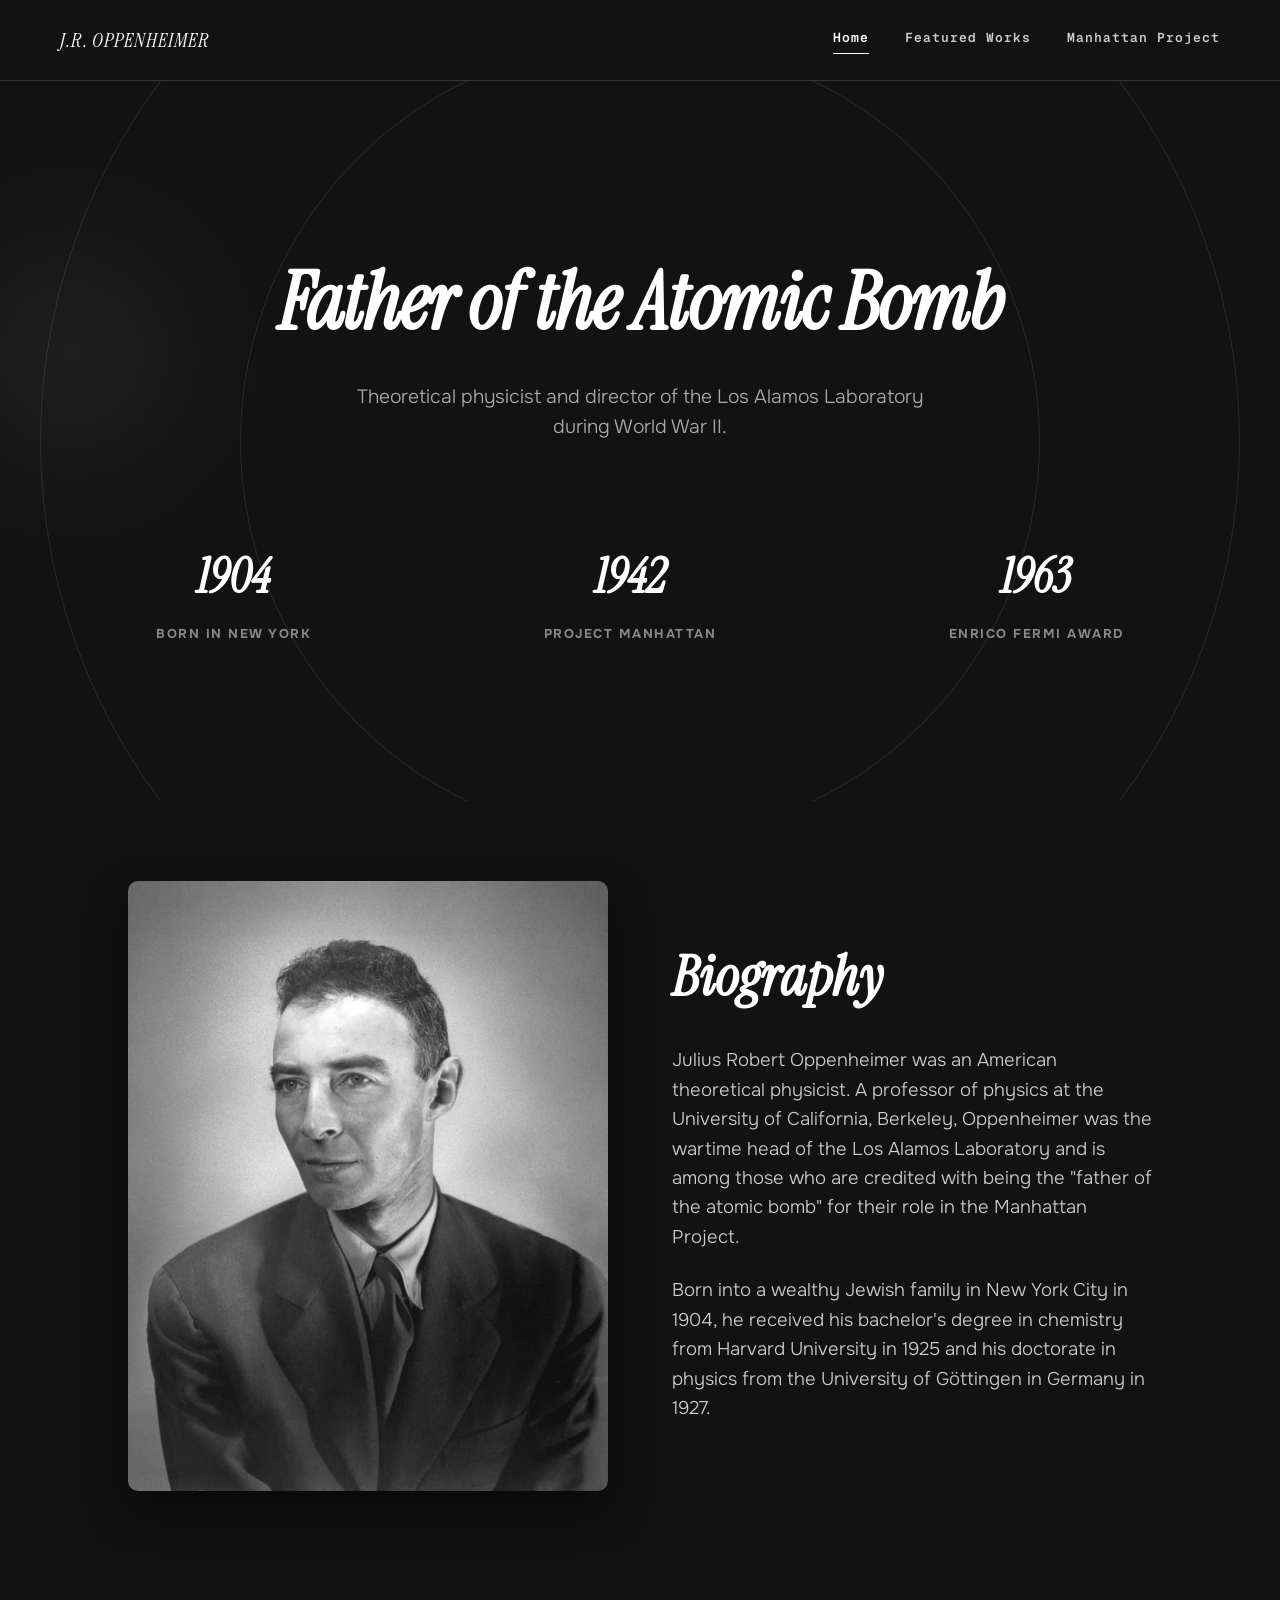
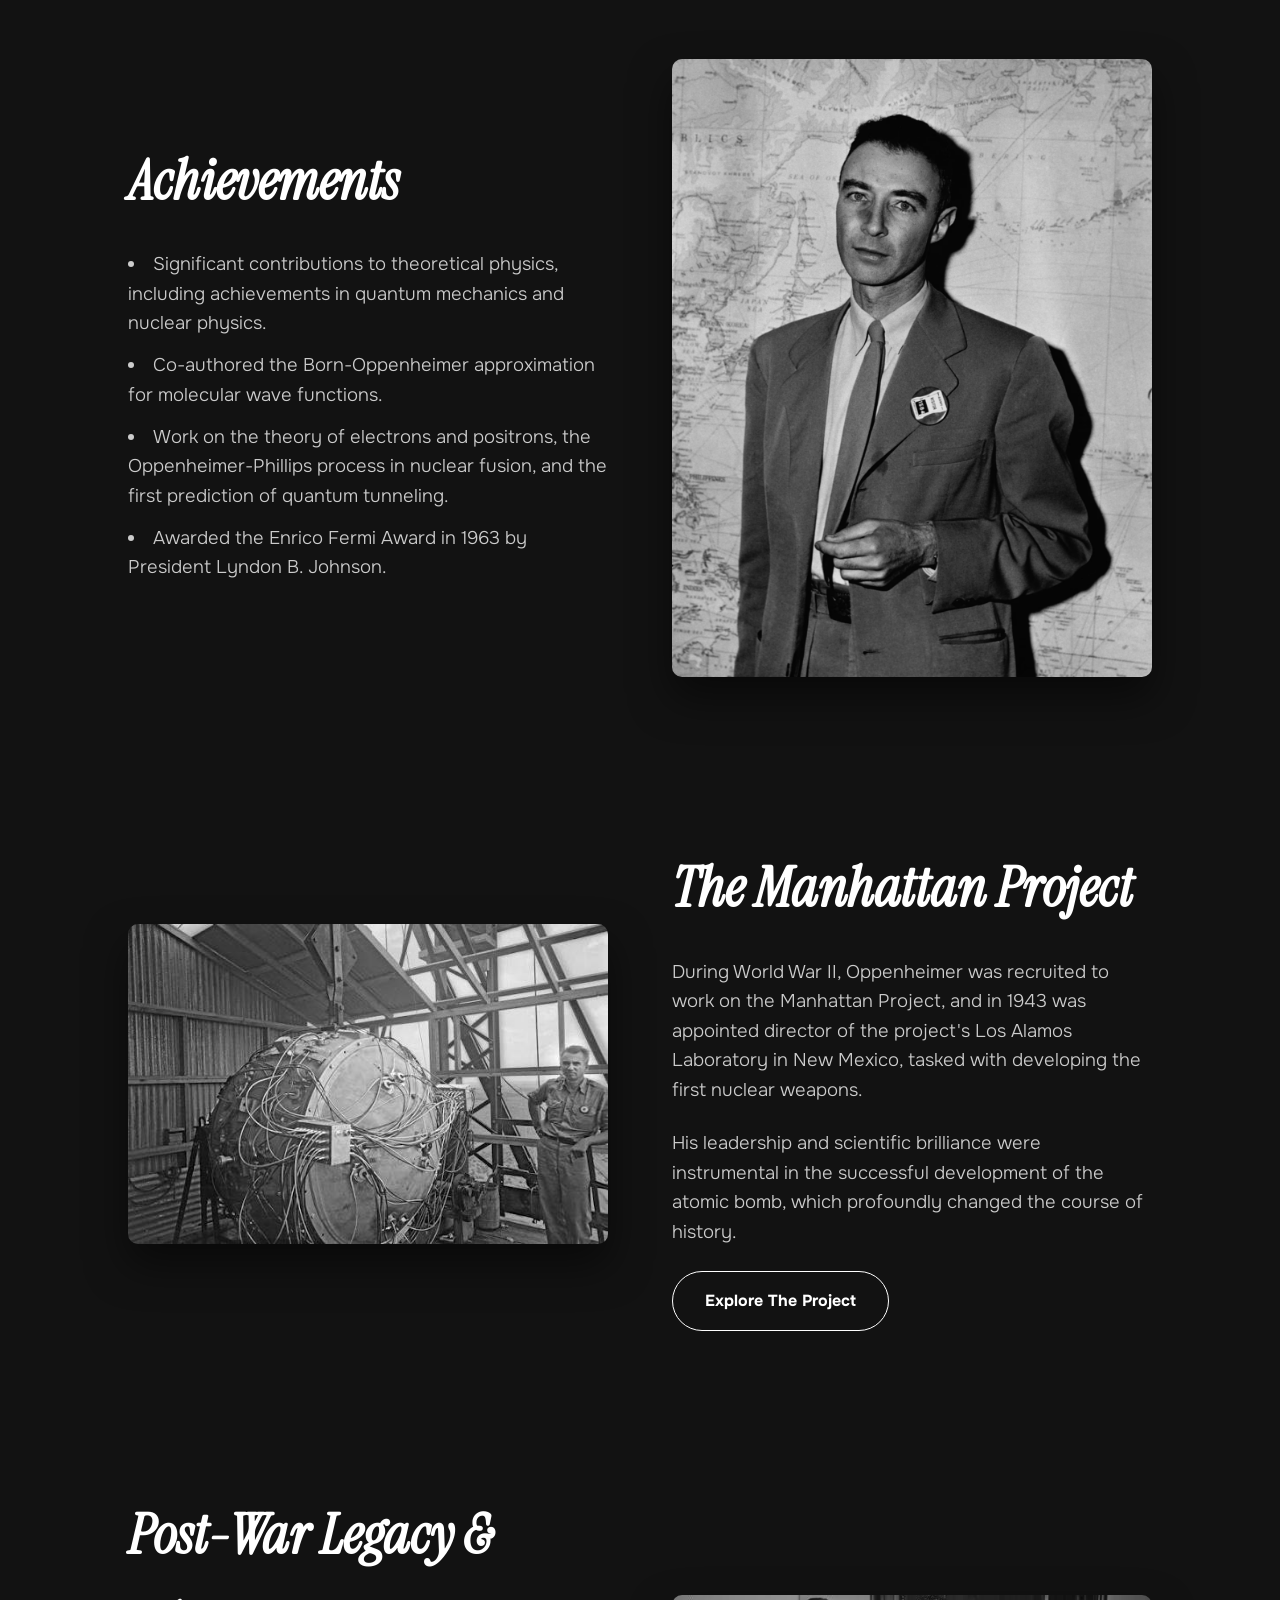
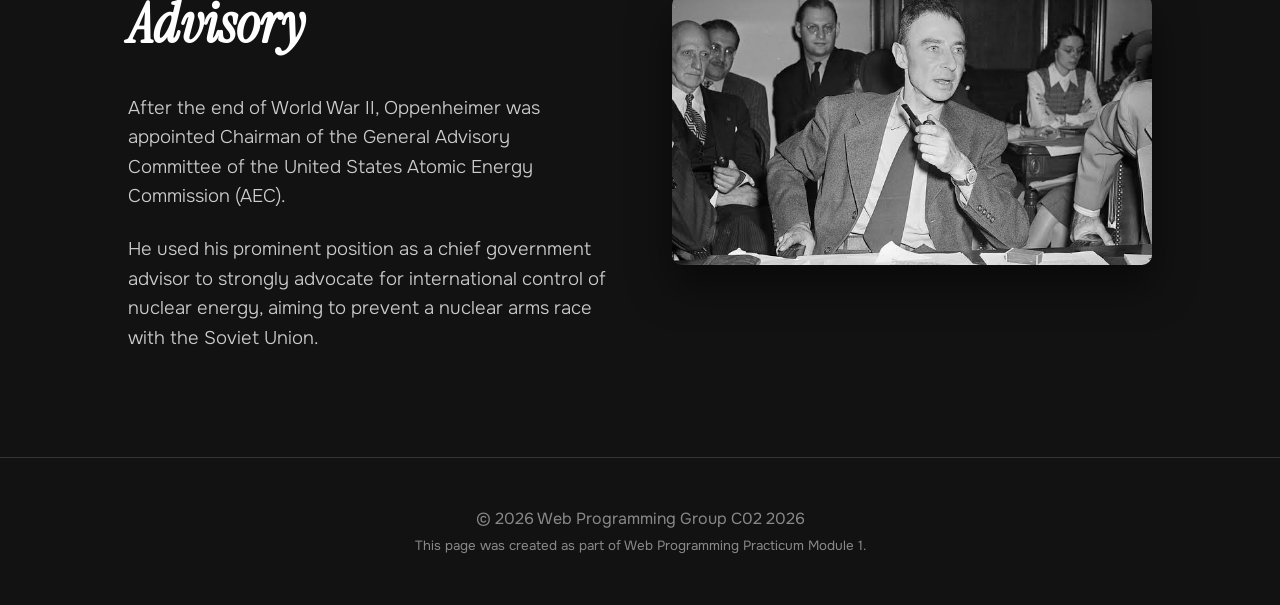
<file: src/index.html>
<!doctype html>
<html lang="en">
  <head>
    <meta charset="UTF-8" />
    <meta name="viewport" content="width=device-width, initial-scale=1.0" />
    <title>J. Robert Oppenheimer</title>

    <!-- Google Fonts: Onest & Instrument Serif -->
    <link rel="preconnect" href="https://fonts.googleapis.com" />
    <link rel="preconnect" href="https://fonts.gstatic.com" crossorigin />
    <link
      href="https://fonts.googleapis.com/css2?family=Geist+Mono:ital,wght@0,100..900;1,100..900&family=Instrument+Serif:ital@0;1&family=Onest:wght@100..900&display=swap"
      rel="stylesheet"
    />

    <link rel="stylesheet" href="styles/style.css" />
    <link rel="stylesheet" href="styles/index-mobile.css" />
  </head>
  <body class="oppenheimer-page">
    <nav class="animate-fade-in">
      <div class="logo">J.R. OPPENHEIMER</div>

      <input type="checkbox" id="menu-toggle" class="menu-toggle-checkbox" />
      <label for="menu-toggle" class="hamburger">
        <span></span>
        <span></span>
        <span></span>
      </label>

      <div class="nav-links">
        <a href="index.html" class="nav-active">Home</a>
        <a href="featured-works.html">Featured Works</a>
        <a href="manhattan-project.html">Manhattan Project</a>
      </div>
    </nav>

    <div class="hero">
      <div class="bg-circle circle-1"></div>
      <div class="bg-circle circle-2"></div>
      <div class="bg-circle circle-3"></div>

      <h1 class="hero-title">Father of the Atomic Bomb</h1>
      <p class="hero-subtitle">
        Theoretical physicist and director of the Los Alamos Laboratory during
        World War II.
      </p>

      <div class="stats-container">
        <div class="stat-item">
          <div class="stat-number">1904</div>
          <div class="stat-label">Born in New York</div>
        </div>
        <div class="stat-item">
          <div class="stat-number">1942</div>
          <div class="stat-label">Project Manhattan</div>
        </div>
        <div class="stat-item">
          <div class="stat-number">1963</div>
          <div class="stat-label">Enrico Fermi Award</div>
        </div>
      </div>
    </div>

    <section class="section" id="about">
      <div class="image-block">
        <img src="images/hero-portrait.webp" alt="J. Robert Oppenheimer Portrait" />
      </div>
      <div class="content-block">
        <h2>Biography</h2>
        <p>
          Julius Robert Oppenheimer was an American theoretical physicist. A
          professor of physics at the University of California, Berkeley,
          Oppenheimer was the wartime head of the Los Alamos Laboratory and is
          among those who are credited with being the "father of the atomic
          bomb" for their role in the Manhattan Project.
        </p>
        <p>
          Born into a wealthy Jewish family in New York City in 1904, he
          received his bachelor's degree in chemistry from Harvard University in
          1925 and his doctorate in physics from the University of Göttingen in
          Germany in 1927.
        </p>
      </div>
    </section>

    <section class="section section-reverse">
      <div class="image-block">
        <img src="images/achievements.avif" alt="Oppenheimer Achievements" />
      </div>
      <div class="content-block">
        <h2>Achievements</h2>
        <ul>
          <li>
            Significant contributions to theoretical physics, including
            achievements in quantum mechanics and nuclear physics.
          </li>
          <li>
            Co-authored the Born-Oppenheimer approximation for molecular wave
            functions.
          </li>
          <li>
            Work on the theory of electrons and positrons, the
            Oppenheimer-Phillips process in nuclear fusion, and the first
            prediction of quantum tunneling.
          </li>
          <li>
            Awarded the Enrico Fermi Award in 1963 by President Lyndon B.
            Johnson.
          </li>
        </ul>
      </div>
    </section>

    <section class="section">
      <div class="image-block">
        <img src="images/manhattan-project.jpeg" alt="The Manhattan Project" />
      </div>
      <div class="content-block">
        <h2>The Manhattan Project</h2>
        <p>
          During World War II, Oppenheimer was recruited to work on the
          Manhattan Project, and in 1943 was appointed director of the project's
          Los Alamos Laboratory in New Mexico, tasked with developing the first
          nuclear weapons.
        </p>
        <p>
          His leadership and scientific brilliance were instrumental in the
          successful development of the atomic bomb, which profoundly changed
          the course of history.
        </p>
        <a href="manhattan-project.html" class="btn-outline"
          >Explore The Project</a
        >
      </div>
    </section>

    <section class="section section-reverse">
      <div class="image-block">
        <img src="images/post-war.jpeg" alt="Post-War Legacy" />
      </div>
      <div class="content-block">
        <h2>Post-War Legacy & Advisory</h2>
        <p>
          After the end of World War II, Oppenheimer was appointed Chairman of
          the General Advisory Committee of the United States Atomic Energy
          Commission (AEC).
        </p>
        <p>
          He used his prominent position as a chief government advisor to
          strongly advocate for international control of nuclear energy, aiming
          to prevent a nuclear arms race with the Soviet Union.
        </p>
      </div>
    </section>

    <footer>
      <p>&copy; 2026 Web Programming Group C02 2026</p>
      <p>
        <small>
          This page was created as part of Web Programming Practicum Module 1.
        </small>
      </p>
    </footer>
  </body>
</html>
</file>
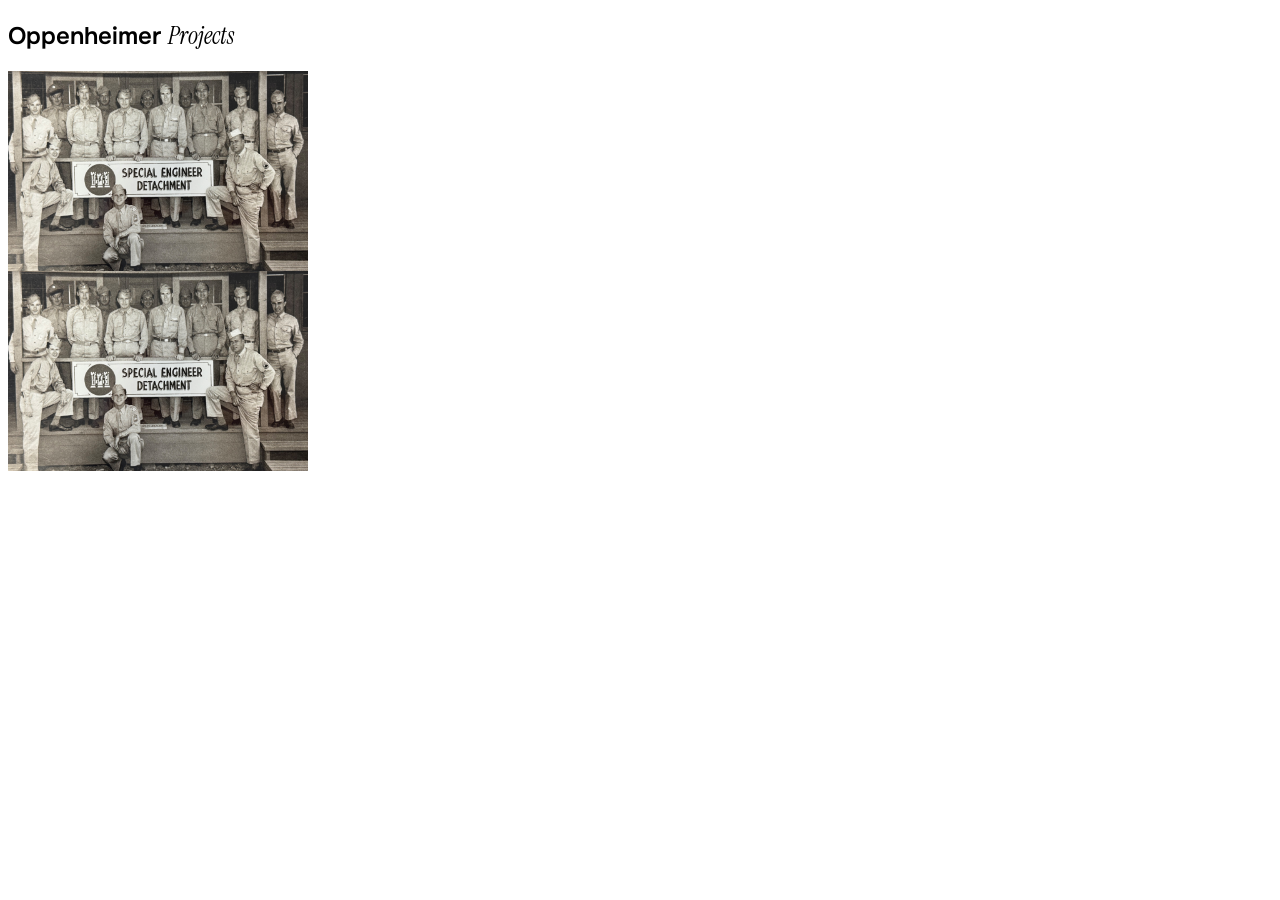
<file: featured-works.html>
<!doctype html>
<html lang="en">
  <head>
    <meta charset="UTF-8" />
    <meta name="viewport" content="width=device-width, initial-scale=1.0" />
    <title>Featured Works</title>

    <link rel="preconnect" href="https://fonts.googleapis.com" />
    <link rel="preconnect" href="https://fonts.gstatic.com" crossorigin />
    <link
      href="https://fonts.googleapis.com/css2?family=Geist+Mono:ital,wght@0,100..900;1,100..900&family=Instrument+Serif:ital@0;1&family=Onest:wght@100..900&display=swap"
      rel="stylesheet"
    />

    <link rel="stylesheet" href="style.css" />
  </head>
  <body>
    <h2>
      <span class="font-onest">Oppenheimer</span>
      <span class="font-serif-accent">Projects</span>
    </h2>

    <div class="box">
      <img
        src="manhattan.jpg"
        alt="Manhattan Project"
        width="300"
        height="200"
      />
      <div class="box-overlay">
        <span class="box-number">[001]</span>
        <h3 class="box-title">Manhattan Project</h3>
        <p class="box-category">Research, Physics, Leadership</p>
        <p class="box-desc">Deskripsi lengkap project ini, muncul pas hover.</p>
      </div>
    </div>

    <div class="box">
      <img
        src="manhattan.jpg"
        alt="Manhattan Project"
        width="300"
        height="200"
      />
      <div class="box-overlay">
        <span class="box-number">[001]</span>
        <h3 class="box-title">Manhattan Project</h3>
        <p class="box-category">Research, Physics, Leadership</p>
        <p class="box-desc">Deskripsi lengkap project ini, muncul pas hover.</p>
      </div>
    </div>
  </body>
</html>
</file>
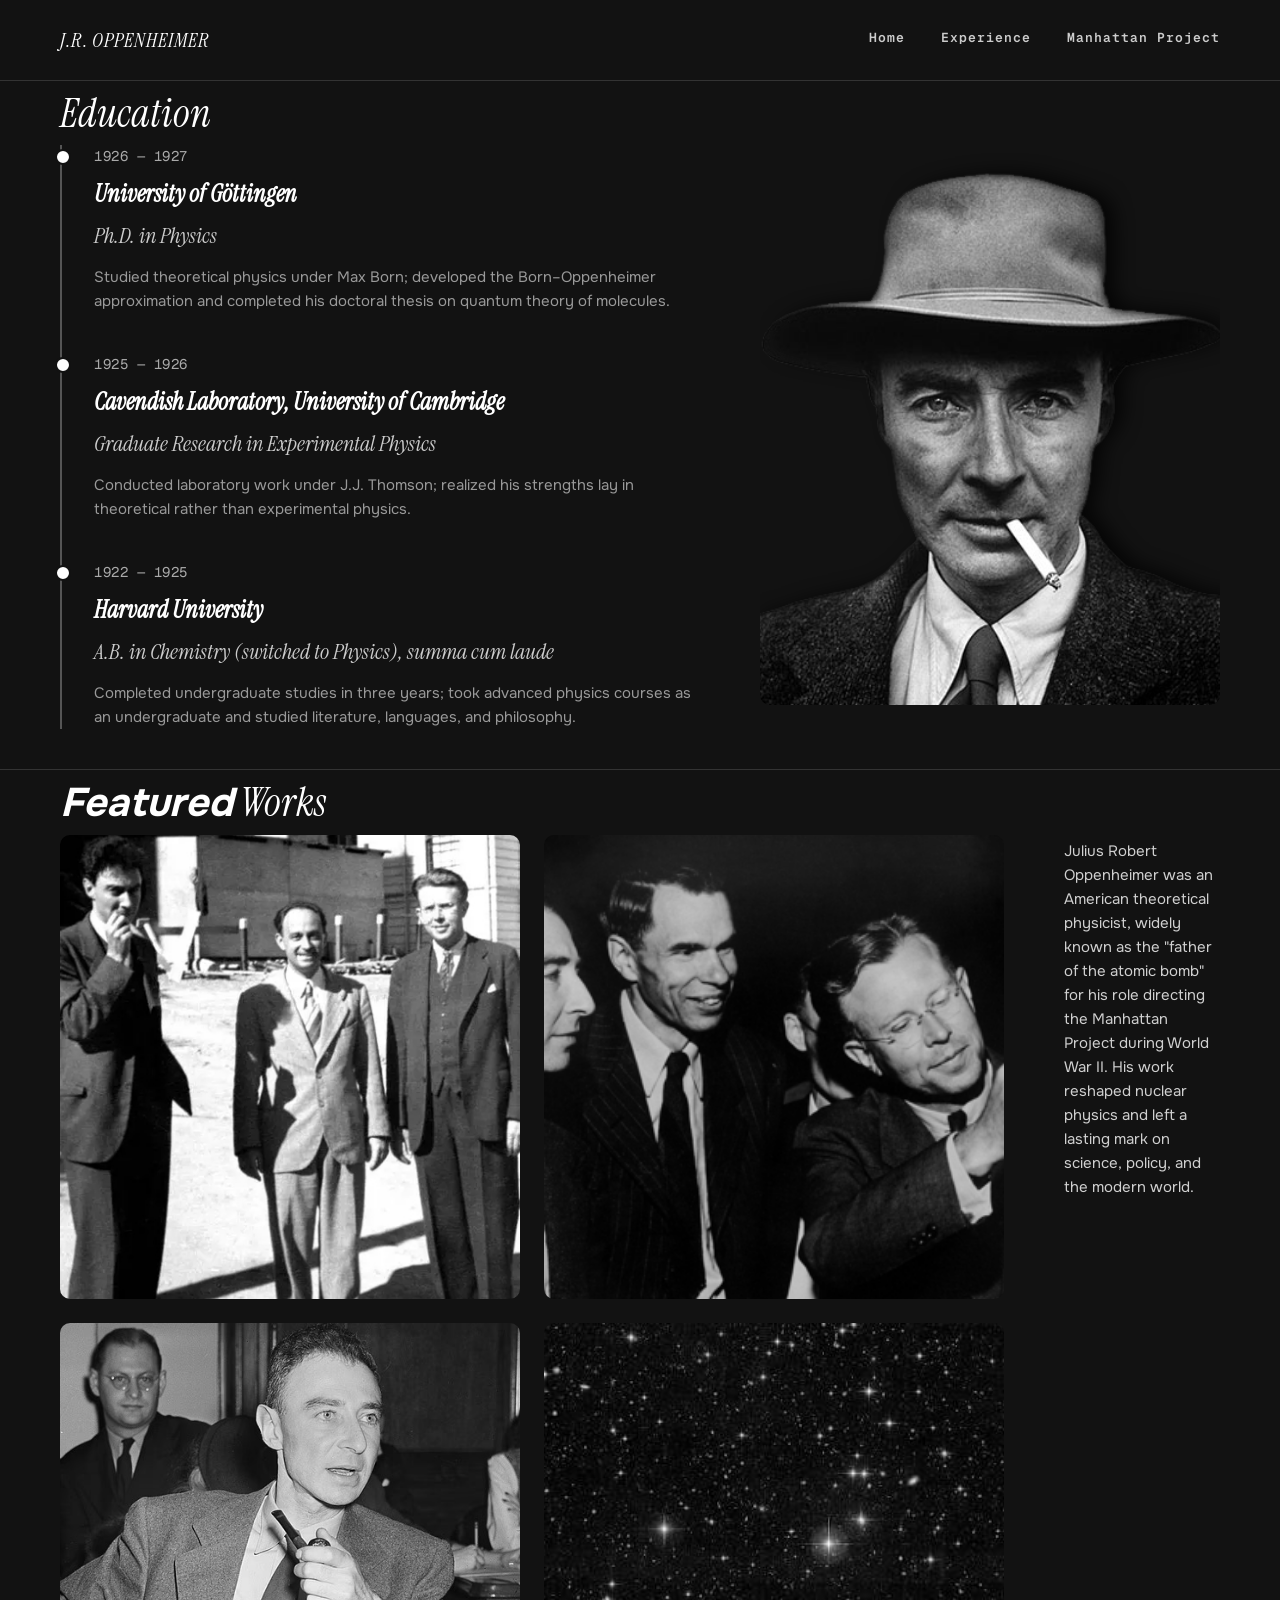
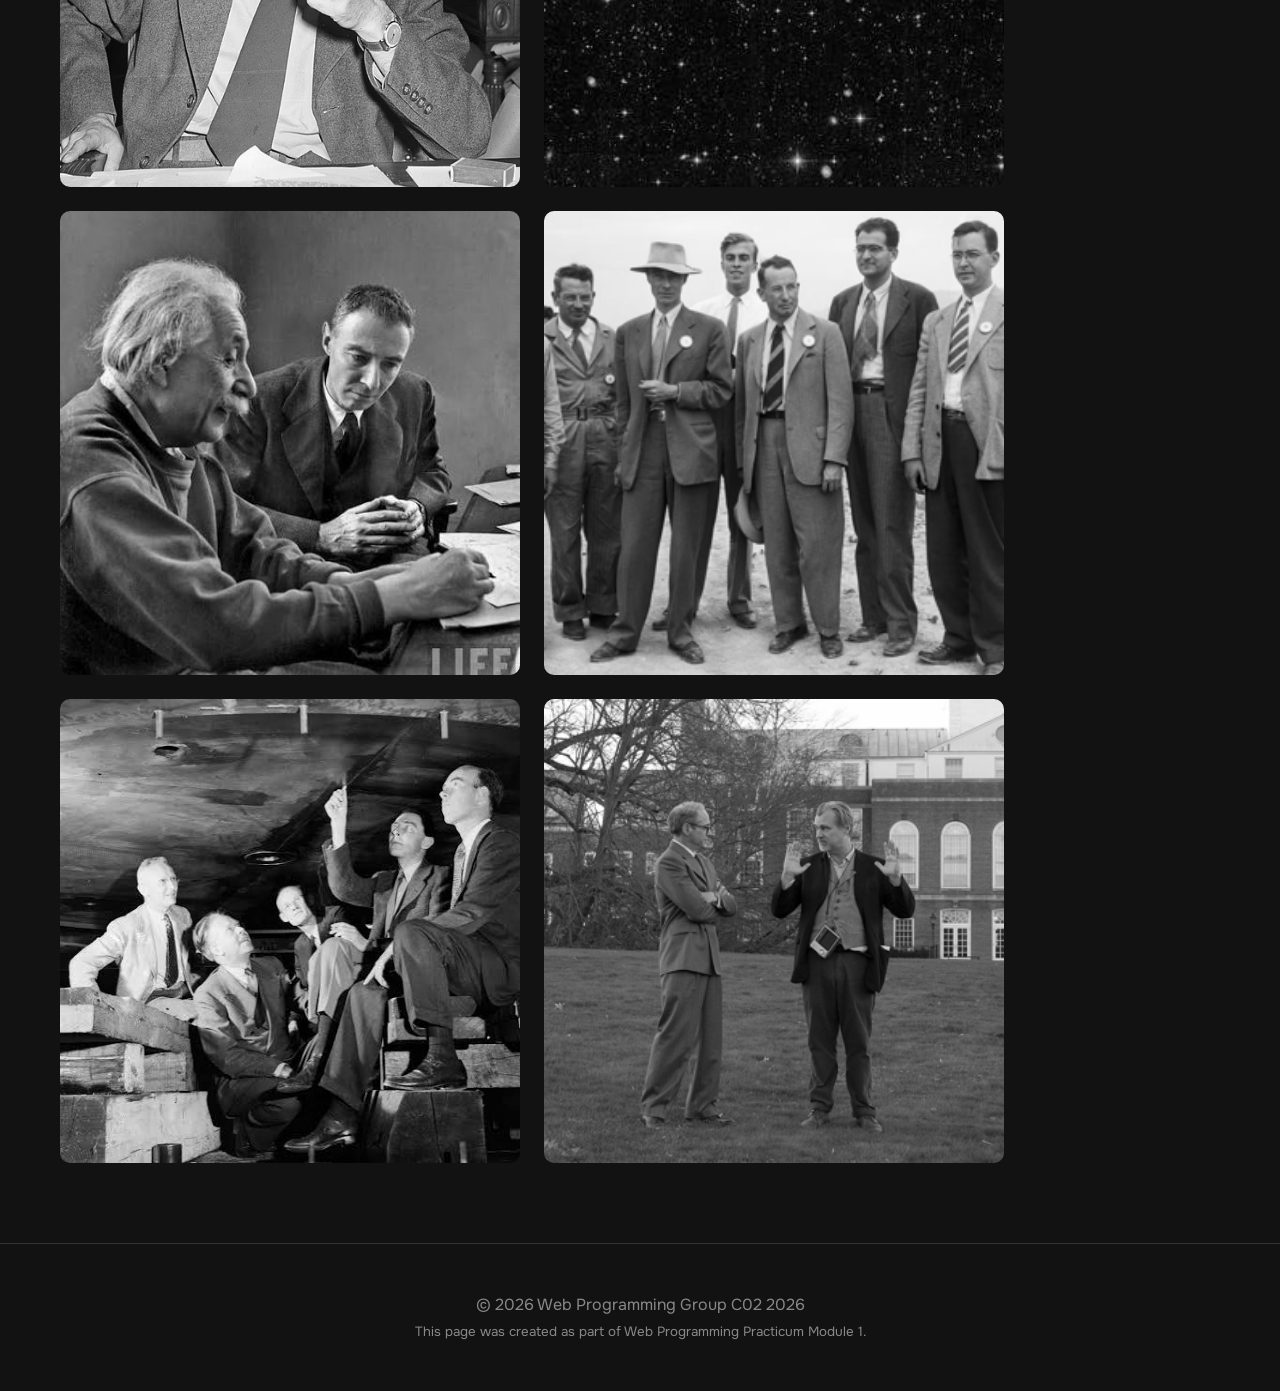
<file: src/featured-works.html>
<!doctype html>
<html lang="en">
  <head>
    <meta charset="UTF-8" />
    <meta name="viewport" content="width=device-width, initial-scale=1.0" />
    <title>Experience | J. Robert Oppenheimer</title>

    <link rel="preconnect" href="https://fonts.googleapis.com" />
    <link rel="preconnect" href="https://fonts.gstatic.com" crossorigin />
    <link
      href="https://fonts.googleapis.com/css2?family=Geist+Mono:ital,wght@0,100..900;1,100..900&family=Instrument+Serif:ital@0;1&family=Onest:wght@100..900&display=swap"
      rel="stylesheet"
    />

    <link rel="stylesheet" href="styles/style.css" />
    <link rel="stylesheet" href="styles/featured-works.css" />
  </head>
  <body class="oppenheimer-page">
    <nav class="animate-fade-in">
      <div class="logo">J.R. OPPENHEIMER</div>

      <input type="checkbox" id="menu-toggle" class="menu-toggle-checkbox" />
      <label for="menu-toggle" class="hamburger">
        <span></span>
        <span></span>
        <span></span>
      </label>

      <div class="nav-links">
        <a href="index.html">Home</a>
        <a href="featured-works.html" class="active">Experience</a>
        <a href="manhattan-project.html">Manhattan Project</a>
      </div>
    </nav>

    <div class="page-wrapper">
      <section class="resume-section">
        <h2 class="section-heading">
          <span class="font-serif-accent">Education</span>
        </h2>

        <div class="resume-content">
          <div class="timeline">
            <div class="resume-item">
              <div class="resume-date">1926 — 1927</div>
              <h3 class="resume-title">University of Göttingen</h3>
              <p class="resume-subtitle">Ph.D. in Physics</p>
              <p class="resume-desc">
                Studied theoretical physics under Max Born; developed the
                Born–Oppenheimer approximation and completed his doctoral thesis
                on quantum theory of molecules.
              </p>
            </div>

            <div class="resume-item">
              <div class="resume-date">1925 — 1926</div>
              <h3 class="resume-title">
                Cavendish Laboratory, University of Cambridge
              </h3>
              <p class="resume-subtitle">
                Graduate Research in Experimental Physics
              </p>
              <p class="resume-desc">
                Conducted laboratory work under J.J. Thomson; realized his
                strengths lay in theoretical rather than experimental physics.
              </p>
            </div>

            <div class="resume-item">
              <div class="resume-date">1922 — 1925</div>
              <h3 class="resume-title">Harvard University</h3>
              <p class="resume-subtitle">
                A.B. in Chemistry (switched to Physics), <i>summa cum laude</i>
              </p>
              <p class="resume-desc">
                Completed undergraduate studies in three years; took advanced
                physics courses as an undergraduate and studied literature,
                languages, and philosophy.
              </p>
            </div>
          </div>

          <div class="resume-photo">
            <img src="images/openheimer-profile.png" alt="Oppenheimer" />
          </div>
        </div>
      </section>

      <!-- SECTION 2: FEATURED WORKS -->
      <section class="featured-section">
        <h2 class="section-heading">
          <span class="font-onest">Featured</span>
          <span class="font-serif-accent">Works</span>
        </h2>

        <div class="content-row">
          <div class="side-text">
            <p>
              Julius Robert Oppenheimer was an American theoretical physicist,
              widely known as the "father of the atomic bomb" for his role
              directing the Manhattan Project during World War II. His work
              reshaped nuclear physics and left a lasting mark on science,
              policy, and the modern world.
            </p>
          </div>

          <ul class="projects-list">
            <li class="project-item">
              <div class="box">
                <img
                  src="images/project-1.png"
                  alt="Born–Oppenheimer Approximation"
                />
                <div class="box-overlay">
                  <h3 class="box-title">Born–Oppenheimer Approximation</h3>
                  <p class="box-desc">
                    With Max Born, formulated the Born–Oppenheimer approximation
                    that separates nuclear and electronic motion in molecules,
                    becoming a foundation of modern quantum chemistry.
                  </p>
                </div>
              </div>
            </li>

            <li class="project-item">
              <div class="box">
                <img
                  src="images/project-2.png"
                  alt="Quantum Tunneling and Alpha Decay"
                />
                <div class="box-overlay">
                  <h3 class="box-title">Quantum Tunneling & Alpha Decay</h3>
                  <p class="box-desc">
                    Developed the theory of quantum tunneling, later used to
                    explain alpha decay, one of the earliest applications of
                    quantum mechanics to atomic nuclei.
                  </p>
                </div>
              </div>
            </li>

            <li class="project-item">
              <div class="box">
                <img
                  src="images/project-3.jpg"
                  alt="Oppenheimer–Phillips Process"
                />
                <div class="box-overlay">
                  <h3 class="box-title">Oppenheimer–Phillips Process</h3>
                  <p class="box-desc">
                    With Melba Phillips, explained deuteron-induced nuclear
                    reactions, now known as the Oppenheimer–Phillips process,
                    important in experimental nuclear physics.
                  </p>
                </div>
              </div>
            </li>

            <li class="project-item">
              <div class="box">
                <img
                  src="images/project-4.jpg"
                  alt="Cosmic Ray Showers Theory"
                />
                <div class="box-overlay">
                  <h3 class="box-title">Cosmic Ray Showers Theory</h3>
                  <p class="box-desc">
                    Developed the theory of cosmic ray showers—cascades of
                    high-energy particles in the atmosphere—contributing to
                    early astrophysics and particle physics.
                  </p>
                </div>
              </div>
            </li>

            <li class="project-item">
              <div class="box">
                <img
                  src="images/project-5.jpg"
                  alt="Neutron Stars and Black Holes"
                />
                <div class="box-overlay">
                  <h3 class="box-title">Neutron Stars & Black Holes</h3>
                  <p class="box-desc">
                    With George Volkoff and Hartland Snyder, predicted neutron
                    stars and the gravitational collapse of massive stars into
                    what are now called black holes.
                  </p>
                </div>
              </div>
            </li>

            <li class="project-item">
              <div class="box">
                <img src="images/project-6.jpg" alt="Manhattan Project" />
                <div class="box-overlay">
                  <h3 class="box-title">Manhattan Project</h3>
                  <p class="box-desc">
                    Directed the Los Alamos Laboratory during the Manhattan
                    Project, leading the development of the first atomic bombs
                    and the 1945 Trinity test.
                  </p>
                </div>
              </div>
            </li>

            <li class="project-item">
              <div class="box">
                <img src="images/project-7.jpg" alt="Berkeley Physics" />
                <div class="box-overlay">
                  <h3 class="box-title">Berkeley Years</h3>
                  <p class="box-desc">
                    Professor of physics at UC Berkeley, building one of the
                    leading centers of theoretical physics in the U.S. and
                    mentoring a generation of physicists.
                  </p>
                </div>
              </div>
            </li>

            <li class="project-item">
              <div class="box">
                <img
                  src="images/project-8.jpg"
                  alt="Institute for Advanced Study"
                />
                <div class="box-overlay">
                  <h3 class="box-title">IAS & Security Controversy</h3>
                  <p class="box-desc">
                    Director of the Institute for Advanced Study, Princeton;
                    engaged in nuclear policy debates and faced a 1954 security
                    hearing that revoked his clearance.
                  </p>
                </div>
              </div>
            </li>
          </ul>
        </div>
      </section>
    </div>

    <footer>
      <p>&copy; 2026 Web Programming Group C02 2026</p>
      <p>
        <small>
          This page was created as part of Web Programming Practicum Module 1.
        </small>
      </p>
    </footer>
  </body>
</html>
</file>
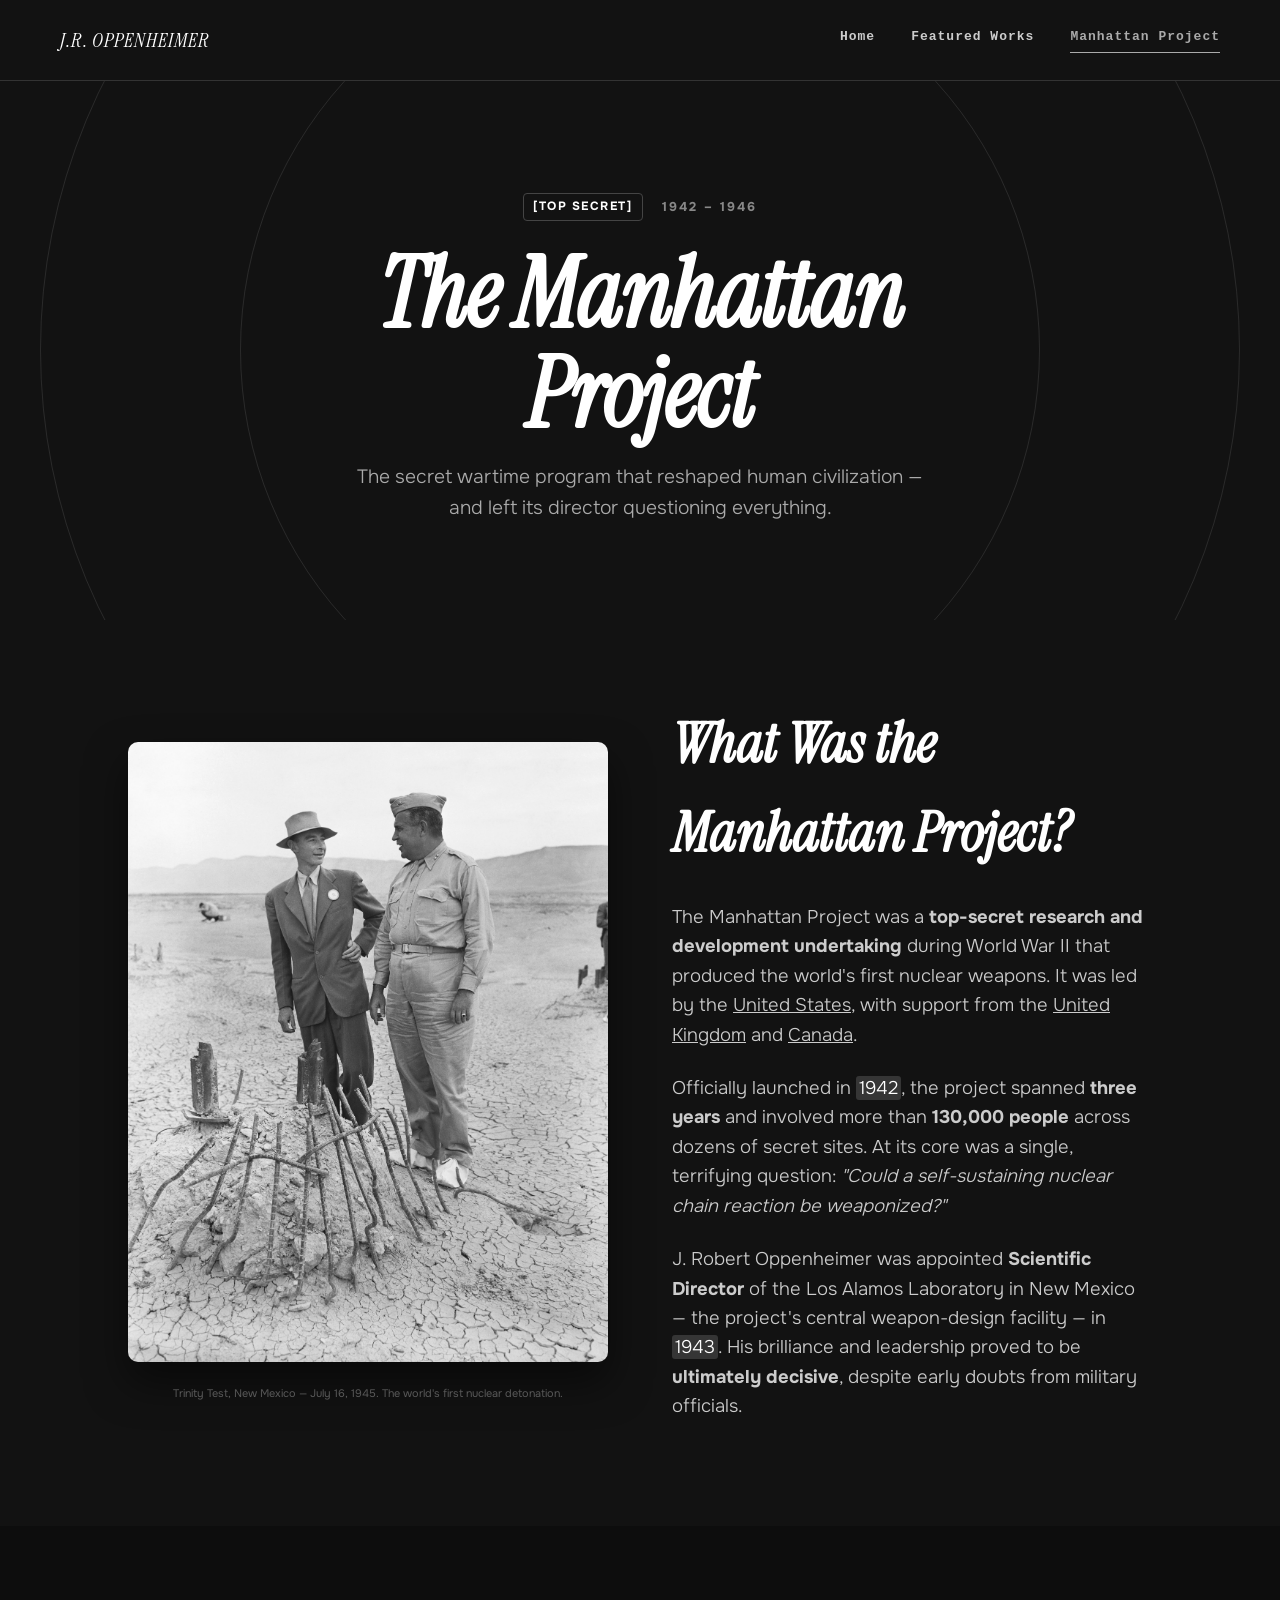
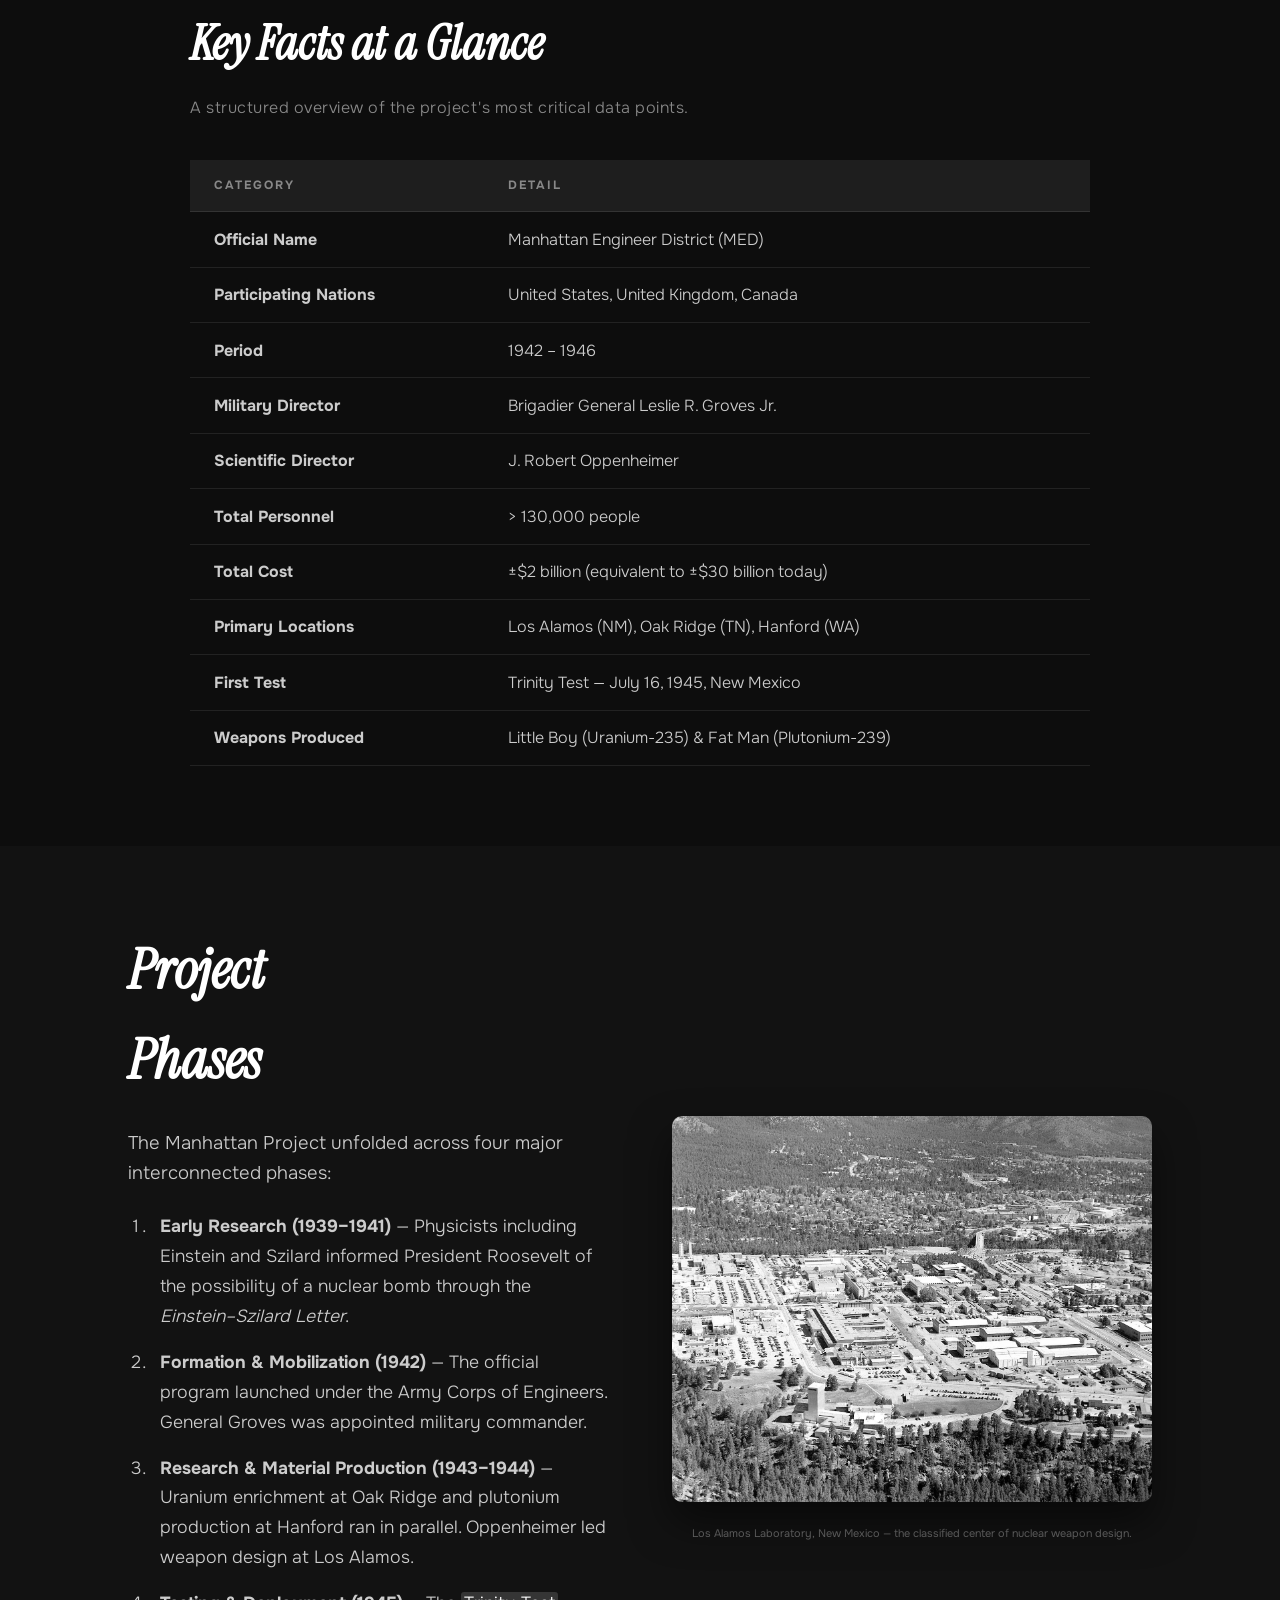
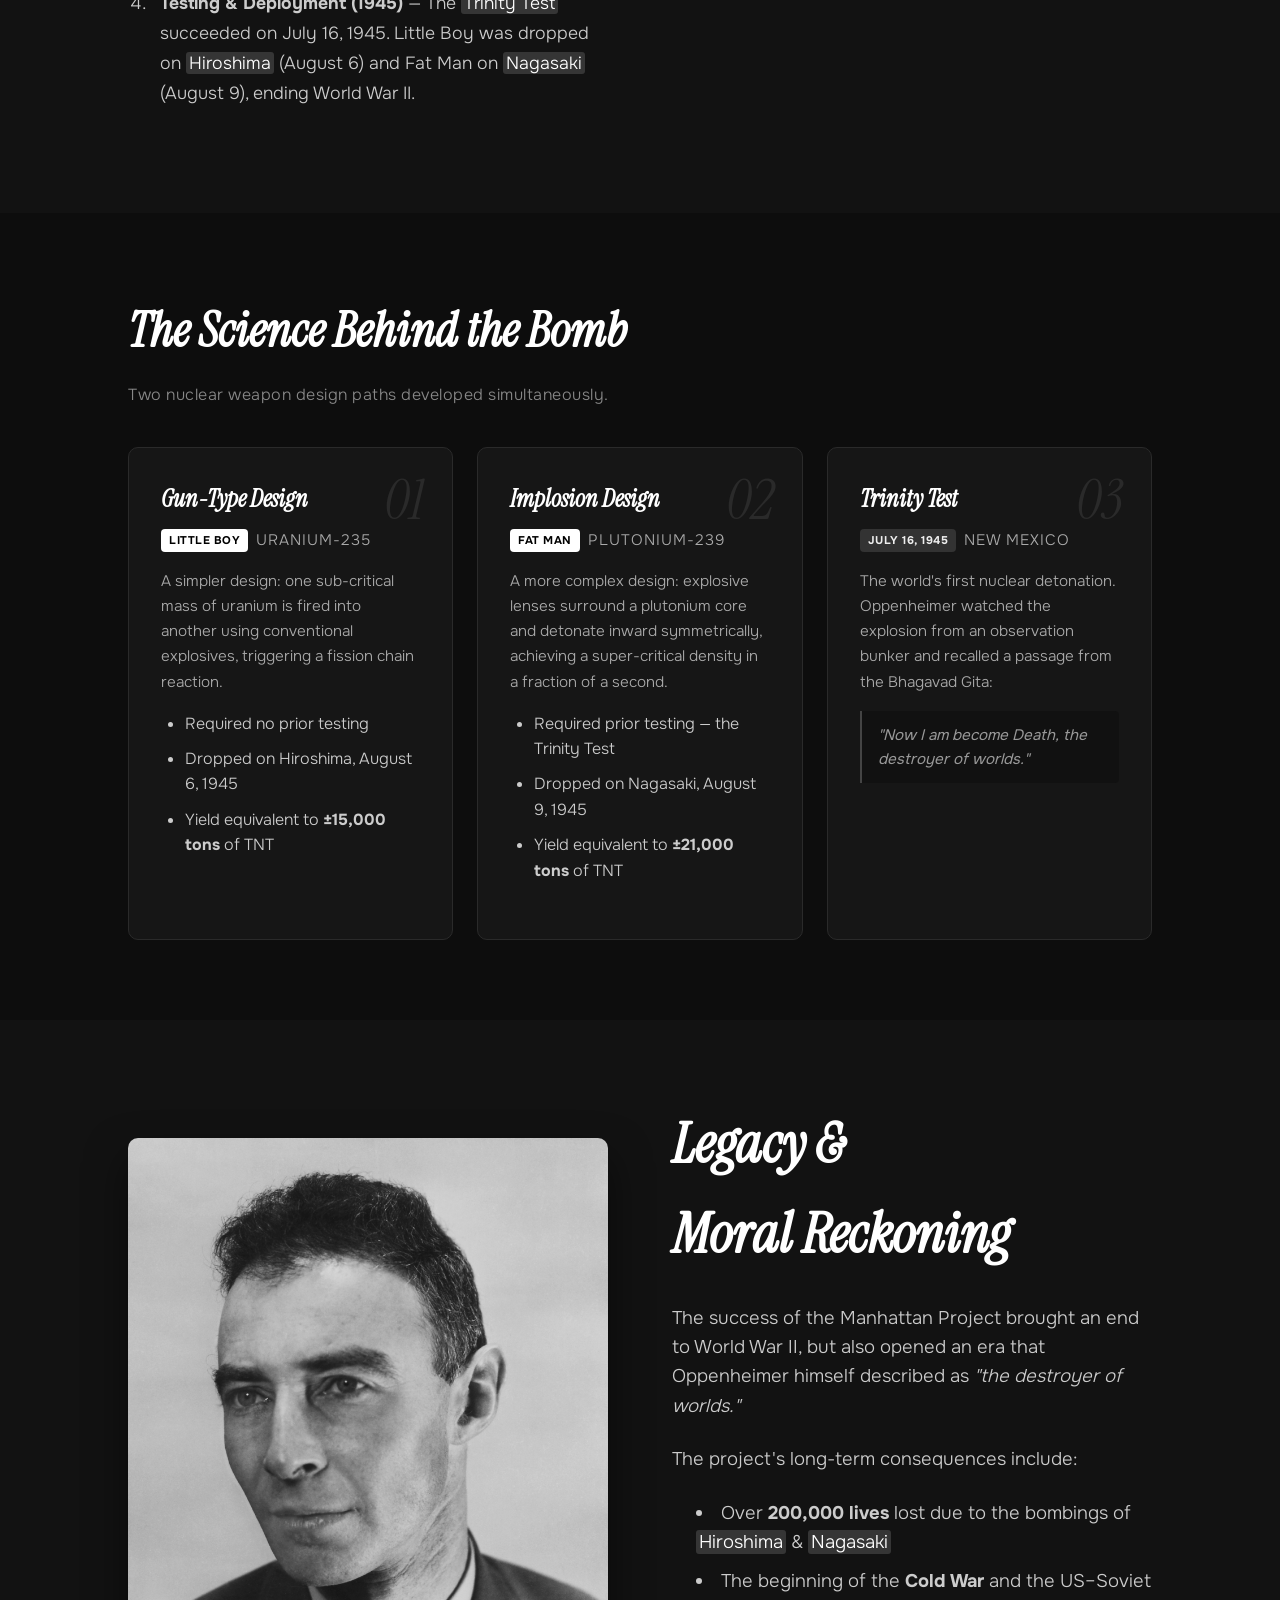
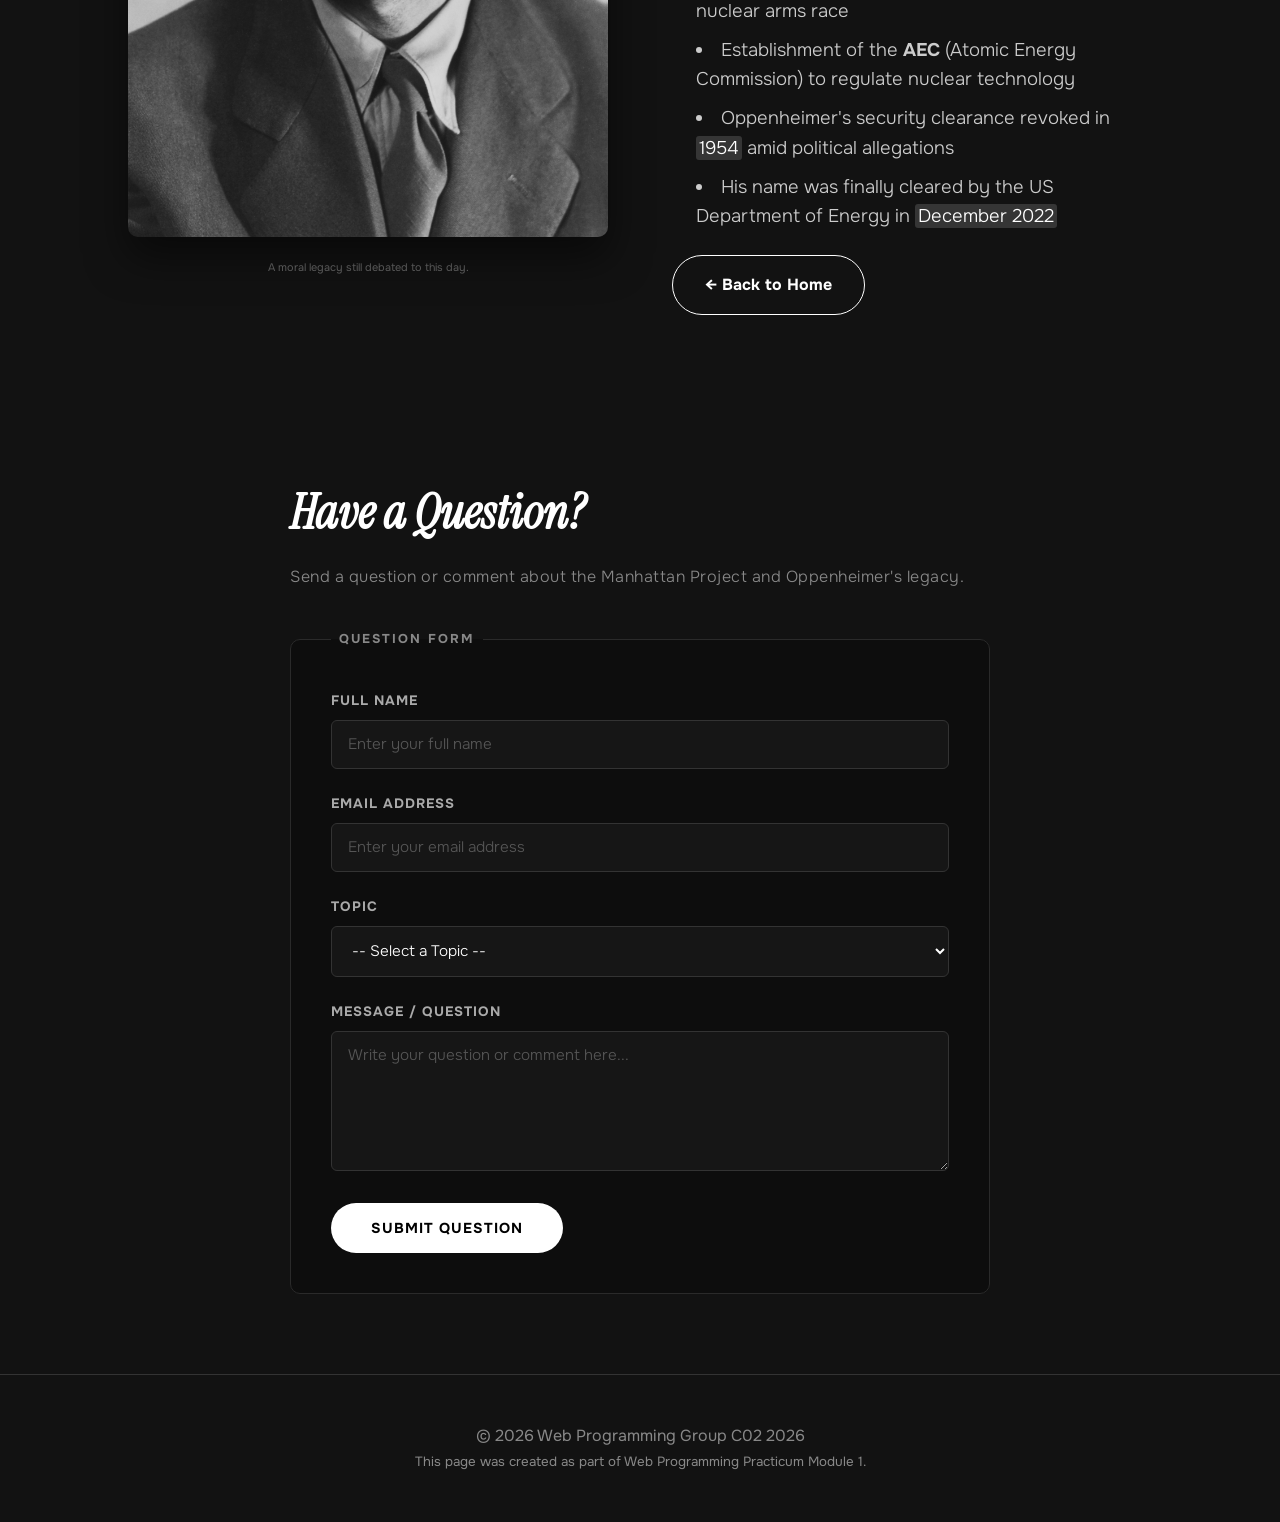
<file: src/manhattan-project.html>
<!doctype html>
<html lang="en">
  <head>
    <meta charset="UTF-8" />
    <meta name="viewport" content="width=device-width, initial-scale=1.0" />
    <title>The Manhattan Project – J. Robert Oppenheimer</title>
    <meta name="description" content="An in-depth look at the Manhattan Project — the secret WWII program that developed the world's first nuclear weapons, led by J. Robert Oppenheimer." />


    <link rel="preconnect" href="https://fonts.googleapis.com" />
    <link rel="preconnect" href="https://fonts.gstatic.com" crossorigin />
    <link
      href="https://fonts.googleapis.com/css2?family=Instrument+Serif:ital@0;1&family=Onest:wght@300;400;700&display=swap"
      rel="stylesheet"
    />

    <link rel="stylesheet" href="styles/style.css" />
    <link rel="stylesheet" href="styles/manhattan-project.css" />
  </head>
  <body class="oppenheimer-page">


    <nav class="animate-fade-in">
      <div class="logo">J.R. OPPENHEIMER</div>

      <input type="checkbox" id="menu-toggle" class="menu-toggle-checkbox" />
      <label for="menu-toggle" class="hamburger">
        <span></span>
        <span></span>
        <span></span>
      </label>

      <div class="nav-links">
        <a href="index.html">Home</a>
        <a href="featured-works.html">Featured Works</a>
        <a href="manhattan-project.html" class="nav-active">Manhattan Project</a>
      </div>
    </nav>


    <div id="mp-hero" class="mp-hero">
      <div class="bg-circle circle-1"></div>
      <div class="bg-circle circle-2"></div>
      <div class="mp-hero-label animate-fade-in">
        <span class="mp-tag">[TOP SECRET]</span>
        <span>1942 – 1946</span>
      </div>
      <h1 class="hero-title mp-hero-title">The Manhattan<br />Project</h1>
      <p class="hero-subtitle">
        The secret wartime program that reshaped human civilization —
        and left its director questioning everything.
      </p>

    </div>


    <section id="overview" class="section mp-section">
      <div class="image-block">

        <img
          src="images/trinity-test.jpg"
          alt="Trinity Test — world's first nuclear detonation, July 16, 1945"
          width="600"
          height="400"
        />
        <p class="mp-img-caption">
          <small>Trinity Test, New Mexico — July 16, 1945. The world's first nuclear detonation.</small>
        </p>
      </div>
      <div class="content-block">
        <h2>What Was the<br /><em>Manhattan Project?</em></h2>
        <p>
          The Manhattan Project was a <b>top-secret research and development undertaking</b>
          during World War II that produced the world's first nuclear weapons.
          It was led by the <u>United States</u>, with support from the
          <u>United Kingdom</u> and <u>Canada</u>.
        </p>
        <p>
          Officially launched in <mark>1942</mark>, the project spanned <b>three years</b>
          and involved more than <b>130,000 people</b> across dozens of secret sites.
          At its core was a single, terrifying question:
          <i>"Could a self-sustaining nuclear chain reaction be weaponized?"</i>
        </p>
        <p>
          J. Robert Oppenheimer was appointed <b>Scientific Director</b> of the
          Los Alamos Laboratory in New Mexico — the project's central weapon-design
          facility — in <mark>1943</mark>. His brilliance and leadership proved to be
          <b>ultimately decisive</b>, despite early doubts from military officials.
        </p>
      </div>
    </section>


    <section id="key-facts" class="mp-facts-section">
      <div class="mp-facts-inner">
        <h2 class="mp-section-title">Key Facts at a Glance</h2>
        <p class="mp-section-subtitle">
          A structured overview of the project's most critical data points.
        </p>

        <div class="mp-table-wrapper">
          <table id="mp-facts-table" class="mp-table">
            <thead>
              <tr>
                <th>Category</th>
                <th>Detail</th>
              </tr>
            </thead>
            <tbody>
              <tr>
                <td><b>Official Name</b></td>
                <td>Manhattan Engineer District (MED)</td>
              </tr>
              <tr>
                <td><b>Participating Nations</b></td>
                <td>United States, United Kingdom, Canada</td>
              </tr>
              <tr>
                <td><b>Period</b></td>
                <td>1942 – 1946</td>
              </tr>
              <tr>
                <td><b>Military Director</b></td>
                <td>Brigadier General Leslie R. Groves Jr.</td>
              </tr>
              <tr>
                <td><b>Scientific Director</b></td>
                <td>J. Robert Oppenheimer</td>
              </tr>
              <tr>
                <td><b>Total Personnel</b></td>
                <td>&gt; 130,000 people</td>
              </tr>
              <tr>
                <td><b>Total Cost</b></td>
                <td>&plusmn;$2 billion (equivalent to &plusmn;$30 billion today)</td>
              </tr>
              <tr>
                <td><b>Primary Locations</b></td>
                <td>Los Alamos (NM), Oak Ridge (TN), Hanford (WA)</td>
              </tr>
              <tr>
                <td><b>First Test</b></td>
                <td>Trinity Test — July 16, 1945, New Mexico</td>
              </tr>
              <tr>
                <td><b>Weapons Produced</b></td>
                <td>Little Boy (Uranium-235) &amp; Fat Man (Plutonium-239)</td>
              </tr>
            </tbody>
          </table>
        </div>
      </div>
    </section>


    <section id="phases" class="section section-reverse mp-section">
      <div class="image-block">

        <img
          src="images/los-alamos.jpg"
          alt="Los Alamos Laboratory – the secret nuclear weapon design hub of the Manhattan Project"
          width="600"
          height="400"
        />
        <p class="mp-img-caption">
          <small>Los Alamos Laboratory, New Mexico — the classified center of nuclear weapon design.</small>
        </p>
      </div>
      <div class="content-block">
        <h2>Project<br /><em>Phases</em></h2>
        <p>The Manhattan Project unfolded across four major interconnected phases:</p>
        <ol class="mp-ol">
          <li>
            <b>Early Research (1939–1941)</b> — Physicists including Einstein and Szilard
            informed President Roosevelt of the possibility of a nuclear bomb through the
            <i>Einstein–Szilard Letter</i>.
          </li>
          <li>
            <b>Formation &amp; Mobilization (1942)</b> — The official program launched under
            the Army Corps of Engineers. General Groves was appointed military commander.
          </li>
          <li>
            <b>Research &amp; Material Production (1943–1944)</b> — Uranium enrichment at Oak Ridge
            and plutonium production at Hanford ran in parallel. Oppenheimer led
            weapon design at Los Alamos.
          </li>
          <li>
            <b>Testing &amp; Deployment (1945)</b> — The <mark>Trinity Test</mark> succeeded on July 16, 1945.
            Little Boy was dropped on <mark>Hiroshima</mark> (August 6) and Fat Man on <mark>Nagasaki</mark>
            (August 9), ending World War II.
          </li>
        </ol>
      </div>
    </section>


    <section id="science" class="mp-science-section">
      <div class="mp-science-inner">
        <h2 class="mp-section-title">The Science Behind the Bomb</h2>
        <p class="mp-section-subtitle">
          Two nuclear weapon design paths developed simultaneously.
        </p>

        <div class="mp-cards-grid">

          <div class="mp-card" id="card-gun-type">
            <div class="mp-card-number">01</div>
            <h3>Gun-Type Design</h3>
            <p class="mp-card-label">
              <span class="mp-badge">Little Boy</span>
              Uranium-235
            </p>
            <p>
              A simpler design: one sub-critical mass of uranium is fired into another
              using conventional explosives, triggering a fission chain reaction.
            </p>
            <ul class="mp-ul">
              <li>Required no prior testing</li>
              <li>Dropped on Hiroshima, August 6, 1945</li>
              <li>Yield equivalent to <b>&plusmn;15,000 tons</b> of TNT</li>
            </ul>
          </div>

          <div class="mp-card" id="card-implosion">
            <div class="mp-card-number">02</div>
            <h3>Implosion Design</h3>
            <p class="mp-card-label">
              <span class="mp-badge">Fat Man</span>
              Plutonium-239
            </p>
            <p>
              A more complex design: explosive lenses surround a plutonium core and
              detonate inward symmetrically, achieving a super-critical density
              in a fraction of a second.
            </p>
            <ul class="mp-ul">
              <li>Required prior testing — the Trinity Test</li>
              <li>Dropped on Nagasaki, August 9, 1945</li>
              <li>Yield equivalent to <b>&plusmn;21,000 tons</b> of TNT</li>
            </ul>
          </div>

          <div class="mp-card" id="card-trinity">
            <div class="mp-card-number">03</div>
            <h3>Trinity Test</h3>
            <p class="mp-card-label">
              <span class="mp-badge mp-badge-alt">July 16, 1945</span>
              New Mexico
            </p>
            <p>
              The world's first nuclear detonation. Oppenheimer watched the explosion
              from an observation bunker and recalled a passage from the Bhagavad Gita:
            </p>
            <blockquote class="mp-quote">
              <i>"Now I am become Death, the destroyer of worlds."</i>
            </blockquote>
          </div>

        </div>
      </div>
    </section>


    <section id="legacy" class="section mp-section">
      <div class="image-block">

        <img
          src="images/oppenheimer.jpg"
          alt="Oppenheimer and the Manhattan Project scientific team"
          width="600"
          height="400"
        />
        <p class="mp-img-caption">
          <small>A moral legacy still debated to this day.</small>
        </p>
      </div>
      <div class="content-block">
        <h2>Legacy &amp;<br /><em>Moral Reckoning</em></h2>
        <p>
          The success of the Manhattan Project brought an end to World War II, but also
          opened an era that Oppenheimer himself described as
          <i>"the destroyer of worlds."</i>
        </p>
        <p>The project's long-term consequences include:</p>
        <ul class="mp-ul">
          <li>Over <b>200,000 lives</b> lost due to the bombings of <mark>Hiroshima</mark> &amp; <mark>Nagasaki</mark></li>
          <li>The beginning of the <b>Cold War</b> and the US–Soviet nuclear arms race</li>
          <li>Establishment of the <b>AEC</b> (Atomic Energy Commission) to regulate nuclear technology</li>
          <li>Oppenheimer's security clearance revoked in <mark>1954</mark> amid political allegations</li>
          <li>His name was finally cleared by the US Department of Energy in <mark>December 2022</mark></li>
        </ul>
        <a href="index.html#about" class="btn-outline">&larr; Back to Home</a>
      </div>
    </section>


    <section id="contact" class="mp-form-section">
      <div class="mp-form-inner">
        <h2 class="mp-section-title">Have a Question?</h2>
        <p class="mp-section-subtitle">
          Send a question or comment about the Manhattan Project and Oppenheimer's legacy.
        </p>

        <form id="mp-contact-form" class="mp-form" action="#" method="POST">
          <fieldset class="mp-fieldset">
            <legend class="mp-legend">Question Form</legend>

            <div class="mp-form-group">
              <label for="mp-name">Full Name</label>
              <input
                type="text"
                id="mp-name"
                name="name"
                placeholder="Enter your full name"
                required
              />
            </div>

            <div class="mp-form-group">
              <label for="mp-email">Email Address</label>
              <input
                type="email"
                id="mp-email"
                name="email"
                placeholder="Enter your email address"
                required
              />
            </div>

            <div class="mp-form-group">
              <label for="mp-topic">Topic</label>
              <select id="mp-topic" name="topic">
                <option value="">-- Select a Topic --</option>
                <option value="science">Science &amp; Nuclear Physics</option>
                <option value="history">History &amp; Timeline</option>
                <option value="ethics">Ethics &amp; Morality</option>
                <option value="oppenheimer">Oppenheimer's Biography</option>
                <option value="other">Other</option>
              </select>
            </div>

            <div class="mp-form-group">
              <label for="mp-message">Message / Question</label>
              <textarea
                id="mp-message"
                name="message"
                rows="5"
                placeholder="Write your question or comment here..."
                required
              ></textarea>
            </div>

            <button type="submit" id="mp-submit-btn" class="mp-submit-btn">
              Submit Question
            </button>
          </fieldset>
        </form>

        <div id="mp-success" class="mp-success">
          <p><b>Message sent.</b> We'll get back to you soon.</p>
        </div>

        <script>
          document.getElementById('mp-contact-form').addEventListener('submit', function(e) {
            e.preventDefault();
            this.style.display = 'none';
            document.getElementById('mp-success').style.display = 'block';
          });
        </script>

      </div>
    </section>


    <footer>
      <p>&copy; 2026 Web Programming Group C02 2026</p>
      <p>
        <small>
          This page was created as part of Web Programming Practicum Module 1.
        </small>
      </p>
    </footer>

  </body>
</html>
</file>
<file: src/styles/style.css>
:root {
  --bg-color: #121212;
  --text-color: #ffffff;
  --accent-color: #555555;
}

* {
  margin: 0;
  padding: 0;
  box-sizing: border-box;
}

body {
  font-family: "Onest", sans-serif;
}

body.oppenheimer-page {
  font-family: "Onest", sans-serif;
  background-color: var(--bg-color);
  color: var(--text-color);
  overflow-x: hidden;
  line-height: 1.6;
}

/* Typography Overrides */
body.oppenheimer-page h1,
body.oppenheimer-page h2,
body.oppenheimer-page h3,
.stat-number {
  font-family: "Instrument Serif", serif;
  font-style: italic;
}

/* Animations */
@keyframes fadeUp {
  from {
    opacity: 0;
    transform: translateY(40px);
  }
  to {
    opacity: 1;
    transform: translateY(0);
  }
}

@keyframes fadeIn {
  from {
    opacity: 0;
  }
  to {
    opacity: 1;
  }
}

.animate-fade-in {
  opacity: 0;
  animation: fadeIn 1.5s ease-out forwards;
}

/* navbar */
nav {
  display: flex;
  justify-content: space-between;
  align-items: center;
  padding: 24px 60px;
  border-bottom: 1px solid #333;
  background-color: var(--bg-color); /* tambahin ini */
  position: relative; /* tambahin ini */
  z-index: 100; /* naikin dari 10, biar di atas semua */
}

.logo {
  font-family: "Instrument Serif", serif;
  font-style: italic;
  font-size: 20px;
  letter-spacing: 1px;
}


.menu-toggle-checkbox {
  display: none;
}

.hamburger {
  display: none;
  position: relative;
  z-index: 9999;
  cursor: pointer;
  flex-direction: column;
  justify-content: center;
  gap: 5px;
}

.hamburger span {
  display: block;
  width: 25px;
  height: 3px;
  background-color: #ffffff;
  transition: all 0.3s ease;
  transform-origin: center;
}


.nav-links {
  display: flex;
  gap: 36px;
}

.nav-links a {
  font-family: "Geist Mono", monospace;
  font-size: 13px;
  font-weight: 600;
  color: #cccccc;
  text-decoration: none;
  letter-spacing: 1px;
  transition: color 0.2s ease;
  position: relative;
  padding-bottom: 4px;
}

.nav-links a::after {
  content: "";
  position: absolute;
  bottom: 0;
  left: 0;
  width: 0;
  height: 1px;
  background-color: #ffffff;
  transition: width 0.3s ease;
}

.nav-links a:hover::after {
  width: 100%;
}

.nav-links a:hover {
  color: #ffffff;
}

/* Hero Section */
.hero {
  position: relative;
  min-height: 80vh;
  padding: 4rem 2rem;
  display: flex;
  flex-direction: column;
  justify-content: center;
  align-items: center;
  text-align: center;
  overflow: hidden;
}

.bg-circle {
  position: absolute;
  border-radius: 50%;
  border: 1px solid rgba(255, 255, 255, 0.1);
  z-index: -1;
}

.circle-1 {
  width: 800px;
  height: 800px;
  top: 50%;
  left: 50%;
  transform: translate(-50%, -50%);
}

.circle-2 {
  width: 1200px;
  height: 1200px;
  top: 50%;
  left: 50%;
  transform: translate(-50%, -50%);
}

.circle-3 {
  width: 400px;
  height: 400px;
  top: 10%;
  left: -10%;
  background: radial-gradient(
    circle,
    rgba(255, 255, 255, 0.05) 0%,
    rgba(18, 18, 18, 0) 70%
  );
  border: none;
}

.hero-title {
  font-size: 5rem;
  font-weight: 700;
  letter-spacing: -1px;
  margin-bottom: 1rem;
  max-width: 800px;
  z-index: 1;
  opacity: 0;
  animation: fadeUp 1s cubic-bezier(0.16, 1, 0.3, 1) 0.2s forwards;
}

.hero-subtitle {
  font-size: 1.2rem;
  color: #aaaaaa;
  font-weight: 300;
  margin-bottom: 1rem;
  max-width: 600px;
  z-index: 1;
  opacity: 0;
  animation: fadeUp 1s cubic-bezier(0.16, 1, 0.3, 1) 0.4s forwards;
}

.stats-container {
  display: flex;
  justify-content: space-around;
  width: 100%;
  max-width: 1200px;
  margin-top: 5rem;
  z-index: 1;
  opacity: 0;
  animation: fadeUp 1s cubic-bezier(0.16, 1, 0.3, 1) 0.6s forwards;
}

.stat-item {
  text-align: center;
}

.stat-number {
  font-size: 3rem;
  font-weight: 700;
  margin-bottom: 0.5rem;
}

.stat-label {
  font-size: 0.8rem;
  text-transform: uppercase;
  color: #888;
  letter-spacing: 1.5px;
  font-weight: 700;
}

/* Content Sections */
.section {
  padding: 5rem 10%;
  display: flex;
  gap: 4rem;
  align-items: center;
  opacity: 0;
  animation: fadeUp 1s cubic-bezier(0.16, 1, 0.3, 1) 0.8s forwards;
}

.section-reverse {
  flex-direction: row-reverse;
}

.content-block {
  flex: 1;
}

.content-block h2 {
  font-size: 3.5rem;
  margin-bottom: 1.5rem;
  font-weight: 700;
}

.content-block p {
  font-size: 1.15rem;
  color: #cccccc;
  font-weight: 300;
  margin-bottom: 1.5rem;
}

.content-block ul {
  list-style-position: inside;
  color: #cccccc;
  font-weight: 300;
  font-size: 1.15rem;
  margin-bottom: 1.5rem;
}

.content-block li {
  margin-bottom: 0.8rem;
}

.image-block {
  flex: 1;
  position: relative;
}

.image-block img {
  width: 100%;
  height: 100%;
  object-fit: cover;
  border-radius: 10px;
  box-shadow: 0 20px 40px rgba(0, 0, 0, 0.5);
  filter: grayscale(100%);
  transition: filter 0.5s ease;
}

.image-block img:hover {
  filter: grayscale(0%);
}

.btn {
  display: inline-block;
  padding: 1rem 2rem;
  background-color: var(--text-color);
  color: var(--bg-color);
  text-decoration: none;
  font-weight: bold;
  border-radius: 30px;
  transition:
    background-color 0.3s,
    transform 0.3s;
}

.btn:hover {
  background-color: #dddddd;
  transform: translateY(-3px);
}

.btn-outline {
  background-color: transparent;
  color: var(--text-color);
  border: 1px solid var(--text-color);
  display: inline-block;
  padding: 1rem 2rem;
  text-decoration: none;
  font-weight: bold;
  border-radius: 30px;
  transition:
    background-color 0.3s,
    transform 0.3s;
}

.btn-outline:hover {
  background-color: rgba(255, 255, 255, 0.1);
  transform: translateY(-3px);
}

/* Footer */
footer {
  text-align: center;
  padding: 3rem;
  border-top: 1px solid #333;
  color: #888;
  opacity: 0;
  animation: fadeIn 1s ease-out 1s forwards;
}

/* responsive */
@media (max-width: 768px) {
  .section,
  .section-reverse {
    flex-direction: column;
  }
  .hero-title {
    font-size: 3rem;
  }
  .stats-container {
    flex-direction: column;
    gap: 2rem;
    margin-top: 3rem;
  }

  nav {
    padding: 20px 24px;
  }

  .hamburger {
    display: flex;
  }

  .nav-links {
    position: fixed;
    top: 0;
    right: -260px;
    width: 240px;
    height: 100vh;
    background-color: #1a1a1a;
    flex-direction: column;
    align-items: flex-start;
    padding: 80px 24px;
    gap: 24px;
    transition: right 0.3s ease;
    z-index: 999;
  }

  .menu-toggle-checkbox:checked + .hamburger span:nth-child(1) {
    transform: translateY(8px) rotate(45deg);
  }

  .menu-toggle-checkbox:checked + .hamburger span:nth-child(2) {
    opacity: 0;
  }

  .menu-toggle-checkbox:checked + .hamburger span:nth-child(3) {
    transform: translateY(-8px) rotate(-45deg);
  }

  .menu-toggle-checkbox:checked ~ .nav-links {
    right: 0;
  }
}

.mono-label {
  font-family: "Geist Mono", monospace;
}

.accent-italic {
  font-family: "Instrument Serif", serif;
  font-style: italic;
}

.font-onest {
  font-family: "Onest", sans-serif;
  font-weight: 700;
}

.font-serif-accent {
  font-family: "Instrument Serif", serif;
  font-style: italic;
  font-weight: 400;
}
</file>
<file: src/styles/index-mobile.css>
/* index-mobile.css */

html {
  scroll-behavior: smooth;
}


.menu-toggle-checkbox {
  display: none;
}


.hamburger {
  display: none;
  position: relative;
  z-index: 9999;
  cursor: pointer;
  flex-direction: column;
  justify-content: center;
  gap: 5px;
}

.hamburger span {
  display: block;
  width: 25px;
  height: 3px;
  background-color: #ffffff;
  transition: all 0.3s ease;
  transform-origin: center;
}


.nav-links a.nav-active {
  color: #ffffff;
}

.nav-links a.nav-active::after {
  content: "";
  position: absolute;
  bottom: -2px;
  left: 0;
  width: 100%;
  height: 1px;
  background-color: #ffffff;
}


mark {
  background-color: rgba(255, 255, 255, 0.15);
  color: #ffffff;
  padding: 0 3px;
  border-radius: 3px;
}


@media (max-width: 768px) {

  nav {
    padding: 1.25rem 1.5rem;
    flex-wrap: wrap;
    position: relative;
  }

  .hamburger {
    display: flex;
  }

  .nav-links {
    position: fixed;
    top: 0;
    right: -260px;
    width: 240px;
    height: 100vh;
    background-color: #1a1a1a;
    flex-direction: column;
    align-items: flex-start;
    padding: 80px 24px;
    gap: 24px;
    transition: right 0.3s ease;
    z-index: 100;
    display: flex !important;
  }


  .menu-toggle-checkbox:checked + .hamburger span:nth-child(1) {
    transform: translateY(8px) rotate(45deg);
  }

  .menu-toggle-checkbox:checked + .hamburger span:nth-child(2) {
    opacity: 0;
  }

  .menu-toggle-checkbox:checked + .hamburger span:nth-child(3) {
    transform: translateY(-8px) rotate(-45deg);
  }

  .menu-toggle-checkbox:checked ~ .nav-links {
    right: 0;
  }


  .hero-title {
    font-size: 2.6rem;
  }

  .hero-subtitle {
    font-size: 1rem;
    padding: 0 1rem;
  }

  .stats-container {
    flex-direction: column;
    gap: 2rem;
    margin-top: 2.5rem;
  }


  .section,
  .section-reverse {
    flex-direction: column !important;
    padding: 3rem 5%;
    gap: 2rem;
  }

  .content-block h2 {
    font-size: 2.2rem;
  }

  .content-block p,
  .content-block ul {
    font-size: 1rem;
  }


  .image-block img {
    width: 100%;
    height: auto;
  }


  footer {
    padding: 2rem 1.5rem;
    font-size: 0.85rem;
  }
}

@media (max-width: 480px) {
  .hero-title {
    font-size: 2rem;
  }

  .stat-number {
    font-size: 2.2rem;
  }

  .content-block h2 {
    font-size: 1.9rem;
  }
}
</file>
<file: style.css>
/* @import url("https://fonts.googleapis.com/css2?family=Geist+Mono:ital,wght@0,100..900;1,100..900&family=Instrument+Serif:ital@0;1&family=Onest:wght@100..900&display=swap"); */

body {
  font-family: "Onest", sans-serif;
}

.mono-label {
  font-family: "Geist Mono", monospace;
}

.accent-italic {
  font-family: "Instrument Serif", serif;
  font-style: italic;
}

.box {
  position: relative; /* jadi patokan buat overlay di dalemnya */
  width: 300px;
  overflow: hidden;
}

.box img {
  display: block;
  width: 100%;
}

.box-overlay {
  /* inset: 10px; g jadi ini buat di tengah doang*/
  position: absolute;
  bottom: 0;
  top: 50%; /* nempel di bawah aja, bukan inset semua sisi */
  left: 0;
  right: 0;
  padding: 20px;

  background: rgba(0, 0, 0, 0.4); /* dasar gelap transparan */
  backdrop-filter: blur(3px); /* ini yang bikin efek blur */
  -webkit-backdrop-filter: blur(8px);

  color: white;
  opacity: 0;
  transform: translateY(10px); /* dikit geser ke bawah pas belum hover */
  transition:
    opacity 0.3s ease,
    transform 0.3s ease;

  opacity: 0;
  transition: opacity 0.3s ease;
}

.box:hover .box-overlay {
  opacity: 1;
}

.font-onest {
  font-family: "Onest", sans-serif;
  font-weight: 600;
}

.font-serif-accent {
  font-family: "Instrument Serif", serif;
  font-style: italic;
  font-weight: 400;
}

.box-title {
  font-family: "Onest", sans-serif;
  font-weight: 600;
  font-size: 14px; /* kecil, sesuai maumu */
}

.box-desc {
  font-family: "Geist Mono", monospace;
  font-weight: 400;
  font-size: 13px;
}
</file>
<file: src/styles/featured-works.css>
* {
  box-sizing: border-box;
}

:root {
  --bg-color: #121212;
  --text-color: #ffffff;
  --accent-color: #555555;
}

body {
  font-family: "Onest", sans-serif;
  margin: 0;
  padding: 0;
  background-color: var(--bg-color);
  color: var(--text-color);
  line-height: 1.6;
}
/* navbar */
nav {
  display: flex;
  justify-content: space-between;
  align-items: center;
  padding: 24px 60px;
  border-bottom: 1px solid #333;
}

.logo {
  font-family: "Instrument Serif", serif;
  font-style: italic;
  font-size: 20px;
  letter-spacing: 1px;
}


.menu-toggle-checkbox {
  display: none;
}

.hamburger {
  display: none; /* disembunyikan di desktop */
  position: relative;
  z-index: 9999;
  cursor: pointer;
  flex-direction: column;
  justify-content: center;
  gap: 5px;
}

.hamburger span {
  display: block;
  width: 25px;
  height: 3px;
  background-color: #ffffff;
  transition: all 0.3s ease;
  transform-origin: center;
}


.nav-links {
  display: flex;
  gap: 36px;
}

.nav-links a {
  font-family: "Geist Mono", monospace;
  font-size: 13px;
  font-weight: 600;
  color: #cccccc;
  text-decoration: none;
  letter-spacing: 1px;
  transition: color 0.2s ease;
  position: relative;
  padding-bottom: 4px;
}

.nav-links a::after {
  content: "";
  position: absolute;
  bottom: 0;
  left: 0;
  width: 0;
  height: 1px;
  background-color: #ffffff;
  transition: width 0.3s ease;
}

.nav-links a:hover::after,
.nav-links a.nav-active::after {
  width: 100%;
}

.nav-links a:hover,
.nav-links a.nav-active {
  color: #ffffff;
}

/* animation */
@keyframes fadeIn {
  from {
    opacity: 0;
  }
  to {
    opacity: 1;
  }
}

.animate-fade-in {
  opacity: 0;
  animation: fadeIn 1.5s ease-out forwards;
}

.font-onest {
  font-family: "Onest", sans-serif;
  font-weight: 700;
}

.font-serif-accent {
  font-family: "Instrument Serif", serif;
  font-style: italic;
  font-weight: 400;
}

.page-wrapper {
  padding: 0;
}

.section-heading {
  font-size: 2.5rem;
  color: var(--text-color);
}

/* education */
.resume-section {
  padding: 0px 60px 40px 60px;
}

.resume-content {
  display: flex;
  align-items: flex-start;
  gap: 60px;
}


.timeline {
  position: relative;
  flex: 1;
  padding-left: 32px;
  border-left: 2px solid var(--accent-color);
  display: flex;
  flex-direction: column;
  gap: 40px;
}

.resume-item {
  position: relative;
}

.resume-item::before {
  content: "";
  position: absolute;
  left: -39px;
  top: 4px;
  width: 12px;
  height: 12px;
  border-radius: 50%;
  background-color: var(--text-color);
  border: 2px solid var(--bg-color);
}

.resume-date {
  font-family: "Geist Mono", monospace;
  font-size: 14px;
  color: #aaaaaa;
  margin-bottom: 8px;
  letter-spacing: 0.5px;
}

.resume-title {
  font-family: "Onest", sans-serif;
  font-size: 24px;
  font-weight: 700;
  margin: 0 0 4px 0;
  color: #ffffff;
}

.resume-subtitle {
  font-family: "Instrument Serif", serif;
  font-style: italic;
  font-size: 22px;
  color: #cccccc;
  margin: 0 0 12px 0;
}

.resume-desc {
  font-size: 15px;
  color: #999999;
  line-height: 1.6;
  margin: 0;
  max-width: 650px;
}


.resume-photo {
  flex-shrink: 0;
  width: 460px;
}

.resume-photo img {
  display: block;
  width: 100%;
  height: 560px;
  object-fit: cover;
  border-radius: 10px;
}

/* featured works */
.featured-section {
  padding: 0px 60px 80px 60px;
  border-top: 1px solid #333;
  position: relative;
}

.content-row {
  display: flex;
  align-items: flex-start;
  gap: 60px;
}


.side-text {
  order: 2;
  flex: 1;
  max-width: 320px;
  font-size: 15px;
  line-height: 1.6;
  color: #d0d0d0;
  padding-top: 4px;
  position: sticky;
  top: 100px;
}


.projects-list {
  order: 1;
  list-style: none;
  padding: 0;
  margin: 0;
  display: grid;
  grid-template-columns: repeat(2, 460px);
  gap: 24px;
}

.project-item {
  display: flex;
  flex-direction: column;
}

.box {
  position: relative;
  width: 460px;
  height: 464px;
  overflow: hidden;
  background-color: #a02020;
  border-radius: 10px;
}

.box img {
  display: block;
  width: 100%;
  height: 100%;
  object-fit: cover;
  transition: transform 0.4s ease;
}


.box-overlay {
  position: absolute;
  bottom: 0;
  left: 0;
  right: 0;
  padding: 20px;

  background: rgba(0, 0, 0, 0.7);
  backdrop-filter: blur(4px);
  -webkit-backdrop-filter: blur(4px);

  color: white;
  opacity: 0;
  transform: translateY(10px);
  transition:
    opacity 0.3s ease,
    transform 0.3s ease;
}

.box-title {
  font-family: "Onest", sans-serif;
  font-weight: 700;
  font-size: 22px;
  margin: 0 0 8px 0;
  opacity: 0;
  transform: translateY(-10px);
  transition: all 0.3s ease;
}

.box-desc {
  font-family: "Geist Mono", monospace;
  font-size: 13px;
  line-height: 1.5;
  margin: 0;
}


.project-item:hover .box-overlay {
  opacity: 1;
  transform: translateY(0);
}

.project-item:hover .box-title {
  opacity: 1;
  transform: translateY(0);
}

.project-item:hover .box img {
  transform: scale(1.05);
}

/* footer */
footer {
  text-align: center;
  padding: 3rem;
  border-top: 1px solid #333;
  color: #888;
  opacity: 0;
  animation: fadeIn 1s ease-out 1s forwards;
}

/* responsive mobile */
@media (max-width: 768px) {

  nav {
    padding: 20px 24px;
  }

  .hamburger {
    display: flex;
  }

  .nav-links {
    position: fixed;
    top: 0;
    right: -260px;
    width: 240px;
    height: 100vh;
    background-color: #1a1a1a;
    flex-direction: column;
    align-items: flex-start;
    padding: 80px 24px;
    gap: 24px;
    transition: right 0.3s ease;
    z-index: 20;
  }

  /* animasi icon hamburger jadi X pas checkbox dicentang */
  .menu-toggle-checkbox:checked + .hamburger span:nth-child(1) {
    transform: translateY(8px) rotate(45deg);
  }

  .menu-toggle-checkbox:checked + .hamburger span:nth-child(2) {
    opacity: 0;
  }

  .menu-toggle-checkbox:checked + .hamburger span:nth-child(3) {
    transform: translateY(-8px) rotate(-45deg);
  }

  .menu-toggle-checkbox:checked ~ .nav-links {
    right: 0;
  }


  .resume-section {
    padding: 0px 20px 32px 20px;
  }

  .resume-content {
    flex-direction: column;
    gap: 32px;
  }

  .resume-photo {
    width: 100%;
    order: -1;
    display: flex;
    justify-content: center;
  }

  .resume-photo img {
    width: auto;
    max-width: 280px;
    height: 320px;
    object-fit: contain;
    margin: 0 auto;
  }

  .timeline {
    padding-left: 24px;
  }

  .resume-item::before {
    left: -31px;
  }


  .featured-section {
    padding: 32px 20px 60px 20px;
  }

  .section-heading {
    font-size: 2rem;
    margin-bottom: 24px;
  }

  .resume-title {
    font-size: 20px;
  }

  .resume-subtitle {
    font-size: 18px;
  }

  .content-row {
    flex-direction: column;
    gap: 24px;
  }

  .side-text {
    order: 1;
    max-width: 100%;
    position: static; /* sticky dimatikan khusus mobile */
  }

  .projects-list {
    grid-template-columns: 1fr;
    width: 100%;
  }

  .box {
    width: 100%;
    height: auto;
    aspect-ratio: 4 / 3;
    border-radius: 10px;
  }

  .box-title {
    font-size: 20px;
  }
}
</file>
<file: src/styles/manhattan-project.css>
/* manhattan-project.css — page-specific styles */

html {
  scroll-behavior: smooth;
}


mark {
  background-color: rgba(255, 255, 255, 0.15);
  color: #ffffff;
  padding: 0 3px;
  border-radius: 3px;
}


.menu-toggle-checkbox {
  display: none;
}

.hamburger {
  display: none;
  position: relative;
  z-index: 9999;
  cursor: pointer;
  flex-direction: column;
  justify-content: center;
  gap: 5px;
}

.hamburger span {
  display: block;
  width: 25px;
  height: 3px;
  background-color: #ffffff;
  transition: all 0.3s ease;
  transform-origin: center;
}


.nav-active {
  color: #aaaaaa !important;
  border-bottom: 1px solid #aaaaaa;
  padding-bottom: 2px;
}


.mp-hero {
  position: relative;
  padding: 7rem 2rem 5rem;
  display: flex;
  flex-direction: column;
  justify-content: center;
  align-items: center;
  text-align: center;
  overflow: hidden;
}

.mp-hero-label {
  display: flex;
  gap: 1.2rem;
  align-items: center;
  font-size: 0.8rem;
  font-weight: 700;
  text-transform: uppercase;
  letter-spacing: 2px;
  color: #888888;
  margin-bottom: 1.5rem;
  z-index: 1;
}

.mp-tag {
  color: #ffffff;
  border: 1px solid #444;
  padding: 0.2rem 0.6rem;
  border-radius: 4px;
  font-size: 0.75rem;
  letter-spacing: 1.5px;
}

.mp-hero-title {
  font-size: 6rem;
  line-height: 1.05;
}




.mp-img-caption {
  margin-top: 0.75rem;
  color: #666;
  font-size: 0.82rem;
  text-align: center;
}


.mp-facts-section {
  padding: 5rem 10%;
  background-color: #0d0d0d;
  opacity: 0;
  animation: fadeUp 1s cubic-bezier(0.16, 1, 0.3, 1) 0.8s forwards;
}

.mp-facts-inner {
  max-width: 900px;
  margin: 0 auto;
}

.mp-section-title {
  font-family: 'Instrument Serif', serif;
  font-style: italic;
  font-size: 3rem;
  font-weight: 700;
  margin-bottom: 0.75rem;
  color: #ffffff;
}

.mp-section-subtitle {
  font-size: 1rem;
  color: #888;
  font-weight: 300;
  margin-bottom: 2.5rem;
  letter-spacing: 0.5px;
}

.mp-table-wrapper {
  overflow-x: auto; /* responsive scroll on small screens */
}

.mp-table {
  width: 100%;
  border-collapse: collapse;
  font-size: 1rem;
  color: #cccccc;
  min-width: 550px;
}

.mp-table thead {
  background-color: #1e1e1e;
}

.mp-table th {
  text-align: left;
  padding: 1rem 1.5rem;
  font-size: 0.75rem;
  text-transform: uppercase;
  letter-spacing: 2px;
  color: #888888;
  font-weight: 700;
  border-bottom: 1px solid #333;
}

.mp-table td {
  padding: 0.9rem 1.5rem;
  border-bottom: 1px solid #222;
  font-weight: 300;
  vertical-align: top;
}

.mp-table tbody tr {
  transition: background-color 0.2s ease;
}

.mp-table tbody tr:hover {
  background-color: #1a1a1a;
}


.mp-ol {
  list-style: decimal;
  list-style-position: outside;
  padding-left: 1.5rem;
  color: #cccccc;
  font-weight: 300;
  font-size: 1.1rem;
  margin-bottom: 1.5rem;
}

.mp-ol li {
  margin-bottom: 1rem;
  line-height: 1.7;
  padding-left: 0.5rem;
}


.mp-science-section {
  padding: 5rem 10%;
  background-color: #0d0d0d;
  opacity: 0;
  animation: fadeUp 1s cubic-bezier(0.16, 1, 0.3, 1) 0.8s forwards;
}

.mp-science-inner {
  max-width: 1100px;
  margin: 0 auto;
}

.mp-cards-grid {
  display: grid;
  grid-template-columns: repeat(3, 1fr);
  gap: 1.5rem;
  margin-top: 1rem;
}

.mp-card {
  background-color: #161616;
  border: 1px solid #2a2a2a;
  border-radius: 10px;
  padding: 2rem;
  transition: border-color 0.3s ease, transform 0.3s ease;
  position: relative;
}

.mp-card:hover {
  border-color: #555;
  transform: translateY(-4px);
}

.mp-card-number {
  font-family: 'Instrument Serif', serif;
  font-style: italic;
  font-size: 3.5rem;
  color: #2a2a2a;
  line-height: 1;
  margin-bottom: 0.5rem;
  position: absolute;
  top: 1.5rem;
  right: 1.75rem;
}

.mp-card h3 {
  font-family: 'Instrument Serif', serif;
  font-style: italic;
  font-size: 1.5rem;
  font-weight: 700;
  color: #ffffff;
  margin-bottom: 0.6rem;
}

.mp-card-label {
  display: flex;
  align-items: center;
  gap: 0.5rem;
  margin-bottom: 1rem;
  font-size: 0.82rem;
  color: #888;
  text-transform: uppercase;
  letter-spacing: 1px;
}

.mp-badge {
  background-color: #ffffff;
  color: #000000;
  padding: 0.15rem 0.5rem;
  border-radius: 4px;
  font-size: 0.7rem;
  font-weight: 700;
  letter-spacing: 0.5px;
}

.mp-badge-alt {
  background-color: #333333;
  color: #eeeeee;
}

.mp-card p {
  color: #aaaaaa;
  font-size: 0.95rem;
  font-weight: 300;
  line-height: 1.65;
  margin-bottom: 1rem;
}


.mp-ul {
  list-style: disc;
  list-style-position: outside;
  padding-left: 1.5rem;
  color: #cccccc;
  font-weight: 300;
  font-size: 1rem;
  margin-bottom: 1.5rem;
}

.mp-ul li {
  margin-bottom: 0.6rem;
  line-height: 1.6;
}


.mp-quote {
  border-left: 2px solid #444;
  padding: 0.75rem 1rem;
  margin: 1rem 0 0;
  color: #999;
  font-size: 0.95rem;
  line-height: 1.6;
  background-color: #111;
  border-radius: 0 4px 4px 0;
  transition: border-left-color 0.3s ease, background-color 0.3s ease;
}

.mp-quote:hover {
  border-left-color: #ffffff;
  background-color: #1a1a1a;
}


.mp-form-section {
  padding: 5rem 10%;
  opacity: 0;
  animation: fadeUp 1s cubic-bezier(0.16, 1, 0.3, 1) 0.8s forwards;
}

.mp-form-inner {
  max-width: 700px;
  margin: 0 auto;
}

.mp-form {
  margin-top: 1rem;
}

.mp-fieldset {
  border: 1px solid #2a2a2a;
  border-radius: 10px;
  padding: 2.5rem;
  background-color: #0d0d0d;
}

.mp-legend {
  font-size: 0.8rem;
  text-transform: uppercase;
  letter-spacing: 2px;
  color: #888;
  padding: 0 0.5rem;
  font-weight: 700;
}

.mp-form-group {
  margin-bottom: 1.5rem;
  display: flex;
  flex-direction: column;
  gap: 0.5rem;
}

.mp-form-group label {
  font-size: 0.85rem;
  text-transform: uppercase;
  letter-spacing: 1px;
  color: #aaaaaa;
  font-weight: 700;
}

.mp-form-group input,
.mp-form-group select,
.mp-form-group textarea {
  background-color: #161616;
  border: 1px solid #333;
  border-radius: 6px;
  color: #ffffff;
  font-family: 'Onest', sans-serif;
  font-size: 0.95rem;
  font-weight: 300;
  padding: 0.85rem 1rem;
  outline: none;
  transition: border-color 0.3s ease, background-color 0.3s ease;
  width: 100%;
}

.mp-form-group input:focus,
.mp-form-group select:focus,
.mp-form-group textarea:focus {
  border-color: #666666;
  background-color: #1c1c1c;
}

.mp-form-group input::placeholder,
.mp-form-group textarea::placeholder {
  color: #555;
}

.mp-form-group select option {
  background-color: #161616;
  color: #ffffff;
}

.mp-form-group textarea {
  resize: vertical;
  min-height: 140px;
}

.mp-submit-btn {
  display: inline-block;
  margin-top: 0.5rem;
  padding: 1rem 2.5rem;
  background-color: #ffffff;
  color: #000000;
  border: none;
  border-radius: 30px;
  font-family: 'Onest', sans-serif;
  font-size: 0.9rem;
  font-weight: 700;
  letter-spacing: 1px;
  text-transform: uppercase;
  cursor: pointer;
  transition: background-color 0.3s ease, transform 0.3s ease;
}

.mp-submit-btn:hover {
  background-color: #dddddd;
  transform: translateY(-3px);
}

.mp-submit-btn:active {
  transform: translateY(0);
}

.mp-success {
  display: none;
  padding: 1.25rem 1.5rem;
  border: 1px solid #2a2a2a;
  border-left: 3px solid #ffffff;
  border-radius: 6px;
  background-color: #0d0d0d;
  color: #cccccc;
  font-size: 1rem;
  line-height: 1.6;
  margin-top: 1rem;
}

.mp-success b {
  color: #ffffff;
}



@media (max-width: 1024px) {
  .mp-cards-grid {
    grid-template-columns: repeat(2, 1fr);
  }

  .mp-hero-title {
    font-size: 4.5rem;
  }
}

@media (max-width: 768px) {
  .mp-hero-title {
    font-size: 3rem;
  }

  .mp-hero-label {
    flex-direction: column;
    gap: 0.5rem;
  }

  .mp-cards-grid {
    grid-template-columns: 1fr;
  }

  .mp-section-title {
    font-size: 2.2rem;
  }

  .mp-facts-section,
  .mp-science-section,
  .mp-form-section {
    padding: 3rem 5%;
  }

  .mp-fieldset {
    padding: 1.5rem;
  }

  .mp-table th,
  .mp-table td {
    padding: 0.75rem 1rem;
  }
}

@media (max-width: 480px) {
  .mp-hero-title {
    font-size: 2.4rem;
  }

  .mp-section-title {
    font-size: 1.9rem;
  }
}


@media (max-width: 768px) {
  nav {
    flex-wrap: wrap;
    position: relative;
  }

  .hamburger {
    display: flex;
  }

  .nav-links {
    position: fixed;
    top: 0;
    right: -260px;
    width: 240px;
    height: 100vh;
    background-color: #1a1a1a;
    flex-direction: column;
    align-items: flex-start;
    padding: 80px 24px;
    gap: 24px;
    transition: right 0.3s ease;
    z-index: 100;
    display: flex !important;
  }

  /* Hamburger icon → X */
  .menu-toggle-checkbox:checked + .hamburger span:nth-child(1) {
    transform: translateY(8px) rotate(45deg);
  }

  .menu-toggle-checkbox:checked + .hamburger span:nth-child(2) {
    opacity: 0;
  }

  .menu-toggle-checkbox:checked + .hamburger span:nth-child(3) {
    transform: translateY(-8px) rotate(-45deg);
  }

  .menu-toggle-checkbox:checked ~ .nav-links {
    right: 0;
  }

  /* Hero font shrink */
  .mp-hero-title {
    font-size: 2.8rem;
  }
}
</file>
